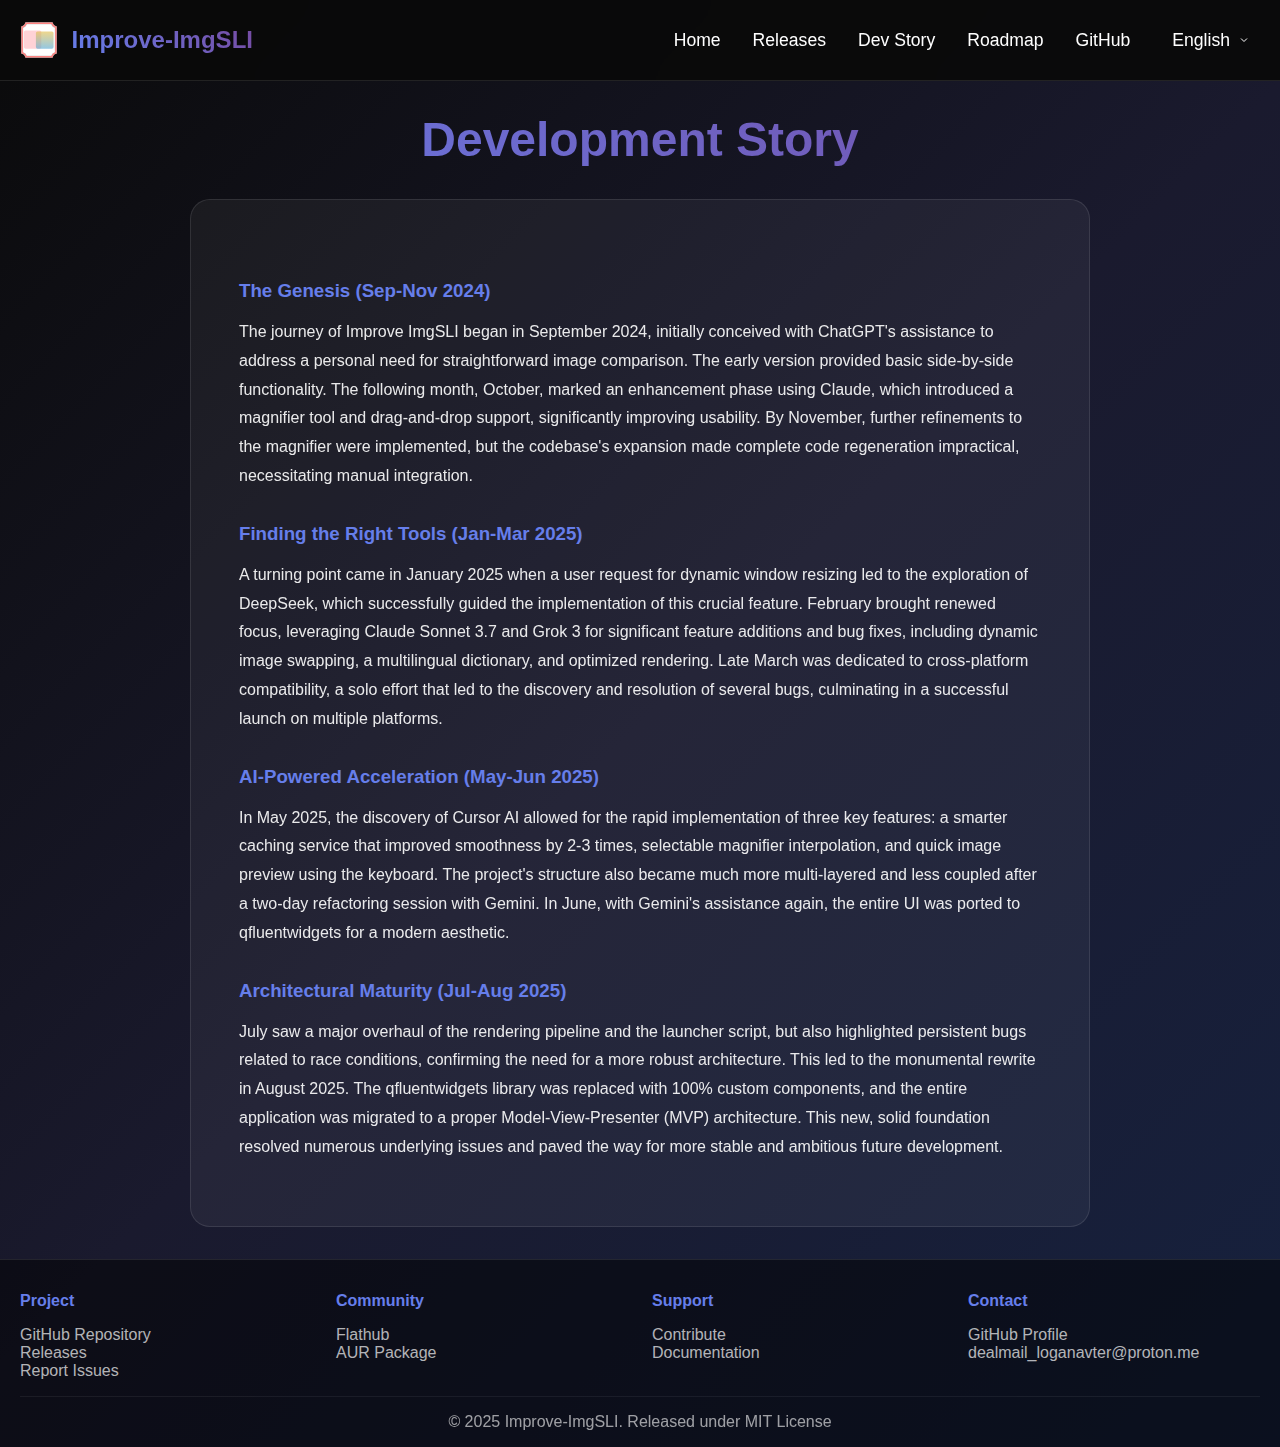
<file: development-story/index.html>
<!DOCTYPE html>
<html lang="ru">
<head>
    <meta charset="UTF-8">
    <meta name="viewport" content="width=device-width, initial-scale=1.0">
    <title>Development Story - Improve-ImgSLI</title>
    <meta name="description" content="A free, open-source tool for detailed visual image comparison. Ideal for designers, photographers, and AI upscaling enthusiasts. Features synchronized views, an advanced magnifier, and WYSIWYG export.">
    <link rel="icon" href="/assets/images/logo.svg" type="image/svg+xml">
    <link rel="stylesheet" href="/assets/css/style.css">

    <noscript>
      <style>
        body {
          opacity: 1 !important;
        }
      </style>
    </noscript>
</head>
<body>
    <header>
        <nav>
            <div class="container">
                <a href="../" class="logo">
                    <img src="/assets/images/logo.svg" alt="Improve-ImgSLI Logo">
                    <span>Improve-ImgSLI</span>
                </a>

                <div class="nav-right">
                    <ul class="nav-links">
                        <li><a href="../" data-i18n="nav_home">Home</a></li>
                        <li><a href="../releases" data-i18n="nav_releases">Releases</a></li>
                        <li><a href="../development-story" data-i18n="nav_dev_story">Dev Story</a></li>
                        <li><a href="../roadmap" data-i18n="nav_roadmap">Roadmap</a></li>
                        <li><a href="https://github.com/Loganavter/Improve-ImgSLI" target="_blank" rel="noopener noreferrer" data-i18n="nav_github">GitHub</a></li>

                        <li>
                            <div class="lang-switcher">
                                <button class="lang-switcher-current">
                                    <span data-i18n="lang_switcher_title">Language</span>
                                    <svg width="12" height="12" viewBox="0 0 24 24" fill="none" stroke="currentColor" stroke-width="2"><path d="M6 9l6 6 6-6"></path></svg>
                                </button>
                                <ul class="lang-switcher-dropdown">
                                    <li><a href="#" data-lang="en">English</a></li>
                                    <li><a href="#" data-lang="ru">Русский</a></li>
                                    <li><a href="#" data-lang="zh">中文</a></li>
                                </ul>
                            </div>
                        </li>
                    </ul>
                </div>

                <div class="nav-toggle">
                    <span></span><span></span><span></span>
                </div>
            </div>
        </nav>
    </header>

    <div class="overlay"></div>

    <main>

        <section id="dev-story">
            <div class="container">
                <h2 class="section-title" data-i18n="dev_story_title">Development Story</h2>
                <div class="content-section">
                    <h3 data-i18n="dev_story_genesis_title">The Genesis (Sep-Nov 2024)</h3>
                    <p data-i18n="dev_story_genesis_content">The journey of Improve ImgSLI began in September 2024, initially conceived with ChatGPT's assistance to address a personal need for straightforward image comparison. The early version provided basic side-by-side functionality. The following month, October, marked an enhancement phase using Claude, which introduced a magnifier tool and drag-and-drop support, significantly improving usability. By November, further refinements to the magnifier were implemented, but the codebase's expansion made complete code regeneration impractical, necessitating manual integration.</p>

                    <h3 data-i18n="dev_story_tools_title">Finding the Right Tools (Jan-Mar 2025)</h3>
                    <p data-i18n="dev_story_tools_content">A turning point came in January 2025 when a user request for dynamic window resizing led to the exploration of DeepSeek, which successfully guided the implementation of this crucial feature. February brought renewed focus, leveraging Claude Sonnet 3.7 and Grok 3 for significant feature additions and bug fixes, including dynamic image swapping, a multilingual dictionary, and optimized rendering. Late March was dedicated to cross-platform compatibility, a solo effort that led to the discovery and resolution of several bugs, culminating in a successful launch on multiple platforms.</p>

                    <h3 data-i18n="dev_story_ai_title">AI-Powered Acceleration (May-Jun 2025)</h3>
                    <p data-i18n="dev_story_ai_content">In May 2025, the discovery of Cursor AI allowed for the rapid implementation of three key features: a smarter caching service that improved smoothness by 2-3 times, selectable magnifier interpolation, and quick image preview using the keyboard. The project's structure also became much more multi-layered and less coupled after a two-day refactoring session with Gemini. In June, with Gemini's assistance again, the entire UI was ported to qfluentwidgets for a modern aesthetic.</p>

                    <h3 data-i18n="dev_story_arch_title">Architectural Maturity (Jul-Aug 2025)</h3>
                    <p data-i18n="dev_story_arch_content">July saw a major overhaul of the rendering pipeline and the launcher script, but also highlighted persistent bugs related to race conditions, confirming the need for a more robust architecture. This led to the monumental rewrite in August 2025. The qfluentwidgets library was replaced with 100% custom components, and the entire application was migrated to a proper Model-View-Presenter (MVP) architecture. This new, solid foundation resolved numerous underlying issues and paved the way for more stable and ambitious future development.</p>
                </div>
            </div>
        </section>
    </main>

    <footer>
        <div class="container">
            <div class="footer-content">
                <div class="footer-section"><h4 data-i18n="footer_project">Project</h4><p><a href="https://github.com/Loganavter/Improve-ImgSLI" data-i18n="footer_github_repo">GitHub Repository</a></p><p><a href="../releases" data-i18n="nav_releases">Releases</a></p><p><a href="https://github.com/Loganavter/Improve-ImgSLI/issues" data-i18n="footer_report_issues">Report Issues</a></p></div>
                <div class="footer-section"><h4 data-i18n="footer_community">Community</h4><p><a href="https://flathub.org/apps/details/io.github.Loganavter.Improve-ImgSLI">Flathub</a></p><p><a href="https://aur.archlinux.org/packages/improve-imgsli">AUR Package</a></p></div>
                <div class="footer-section"><h4 data-i18n="footer_support">Support</h4><p><a href="https://github.com/Loganavter/Improve-ImgSLI/pulls" data-i18n="footer_contribute">Contribute</a></p><p><a href="#features" data-i18n="footer_documentation">Documentation</a></p></div>
                <div class="footer-section"><h4 data-i18n="footer_contact">Contact</h4><p><a href="https://github.com/Loganavter" target="_blank" rel="noopener noreferrer" data-i18n="footer_github_profile">GitHub Profile</a></p><p><a href="mailto:dealmail_loganavter@proton.me">dealmail_loganavter@proton.me</a></p></div>
            </div>
            <div class="footer-bottom"><p>&copy; 2025 Improve-ImgSLI. <span data-i18n="footer_copyright">Released under MIT License.</span></p></div>
        </div>
    </footer>

    <script src="/assets/js/i18n.js"></script>
    <script src="/assets/js/script.js"></script>
</body>
</html>
</file>
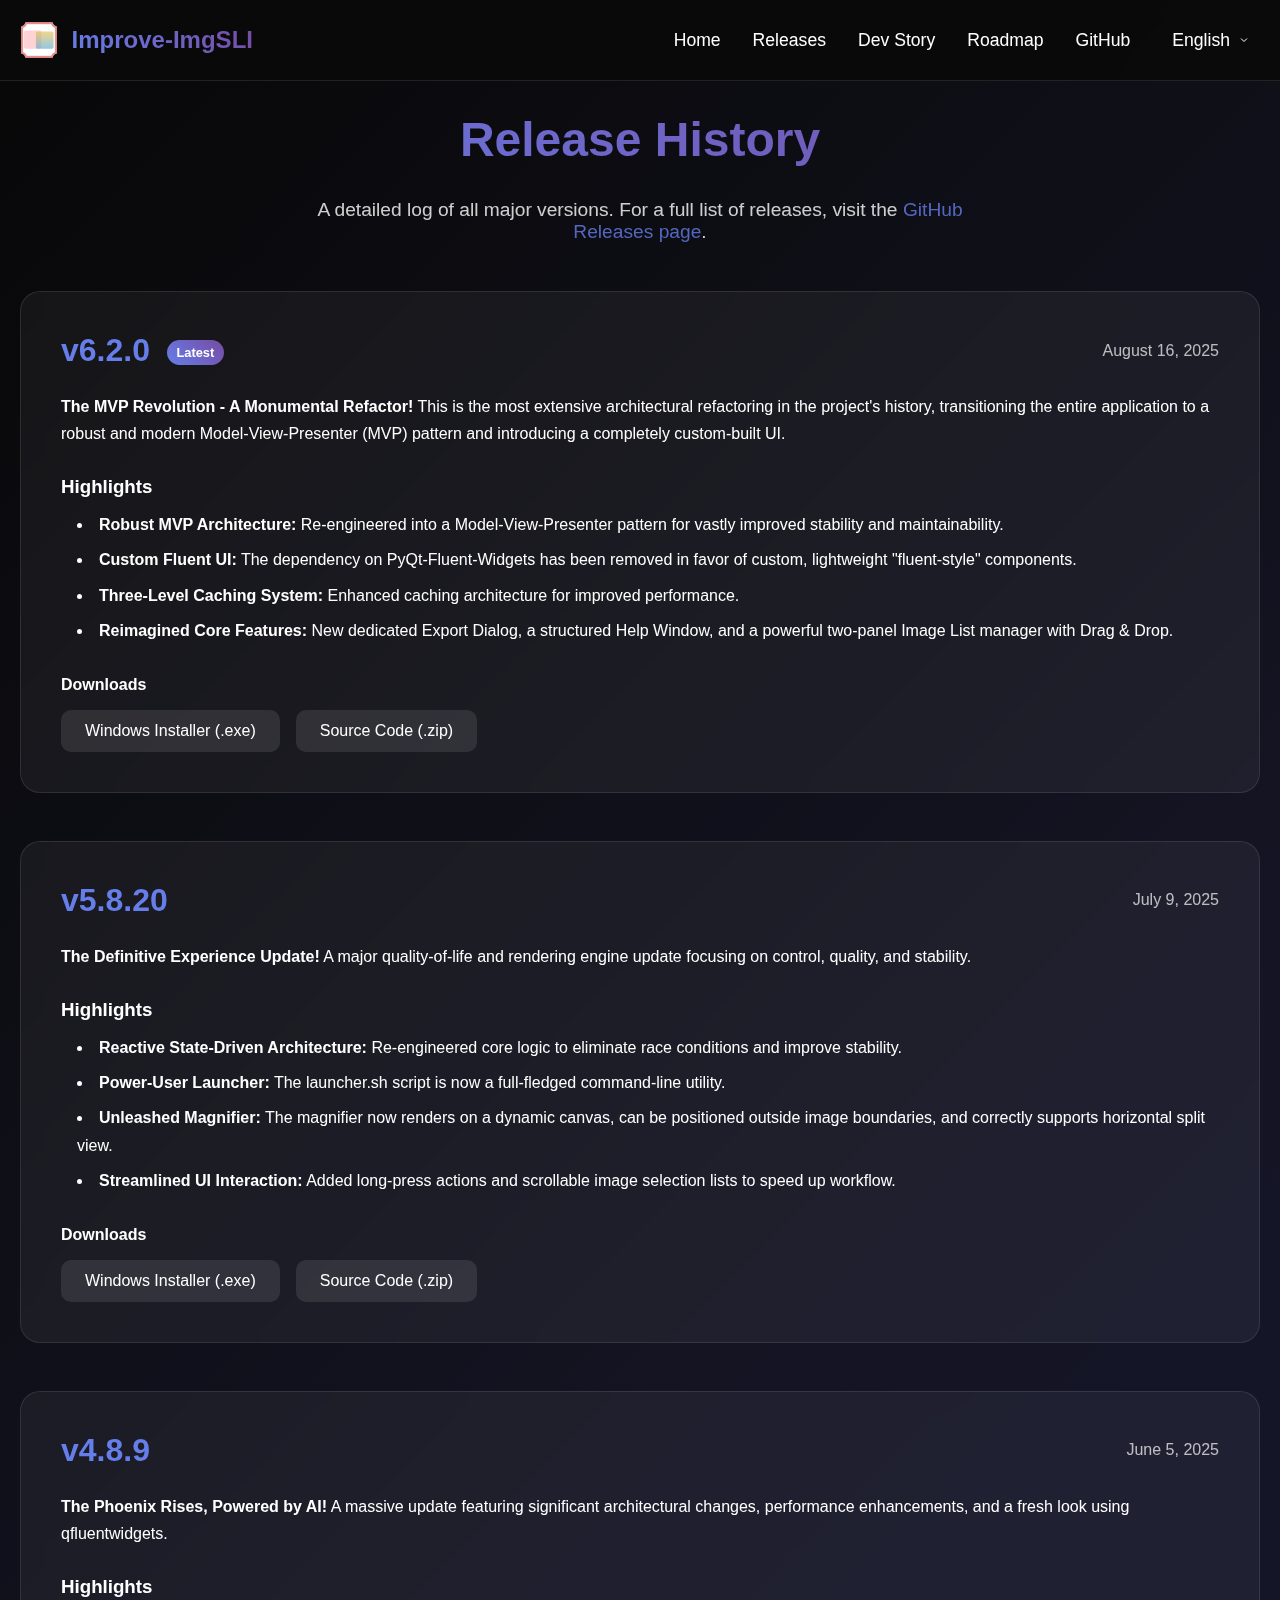
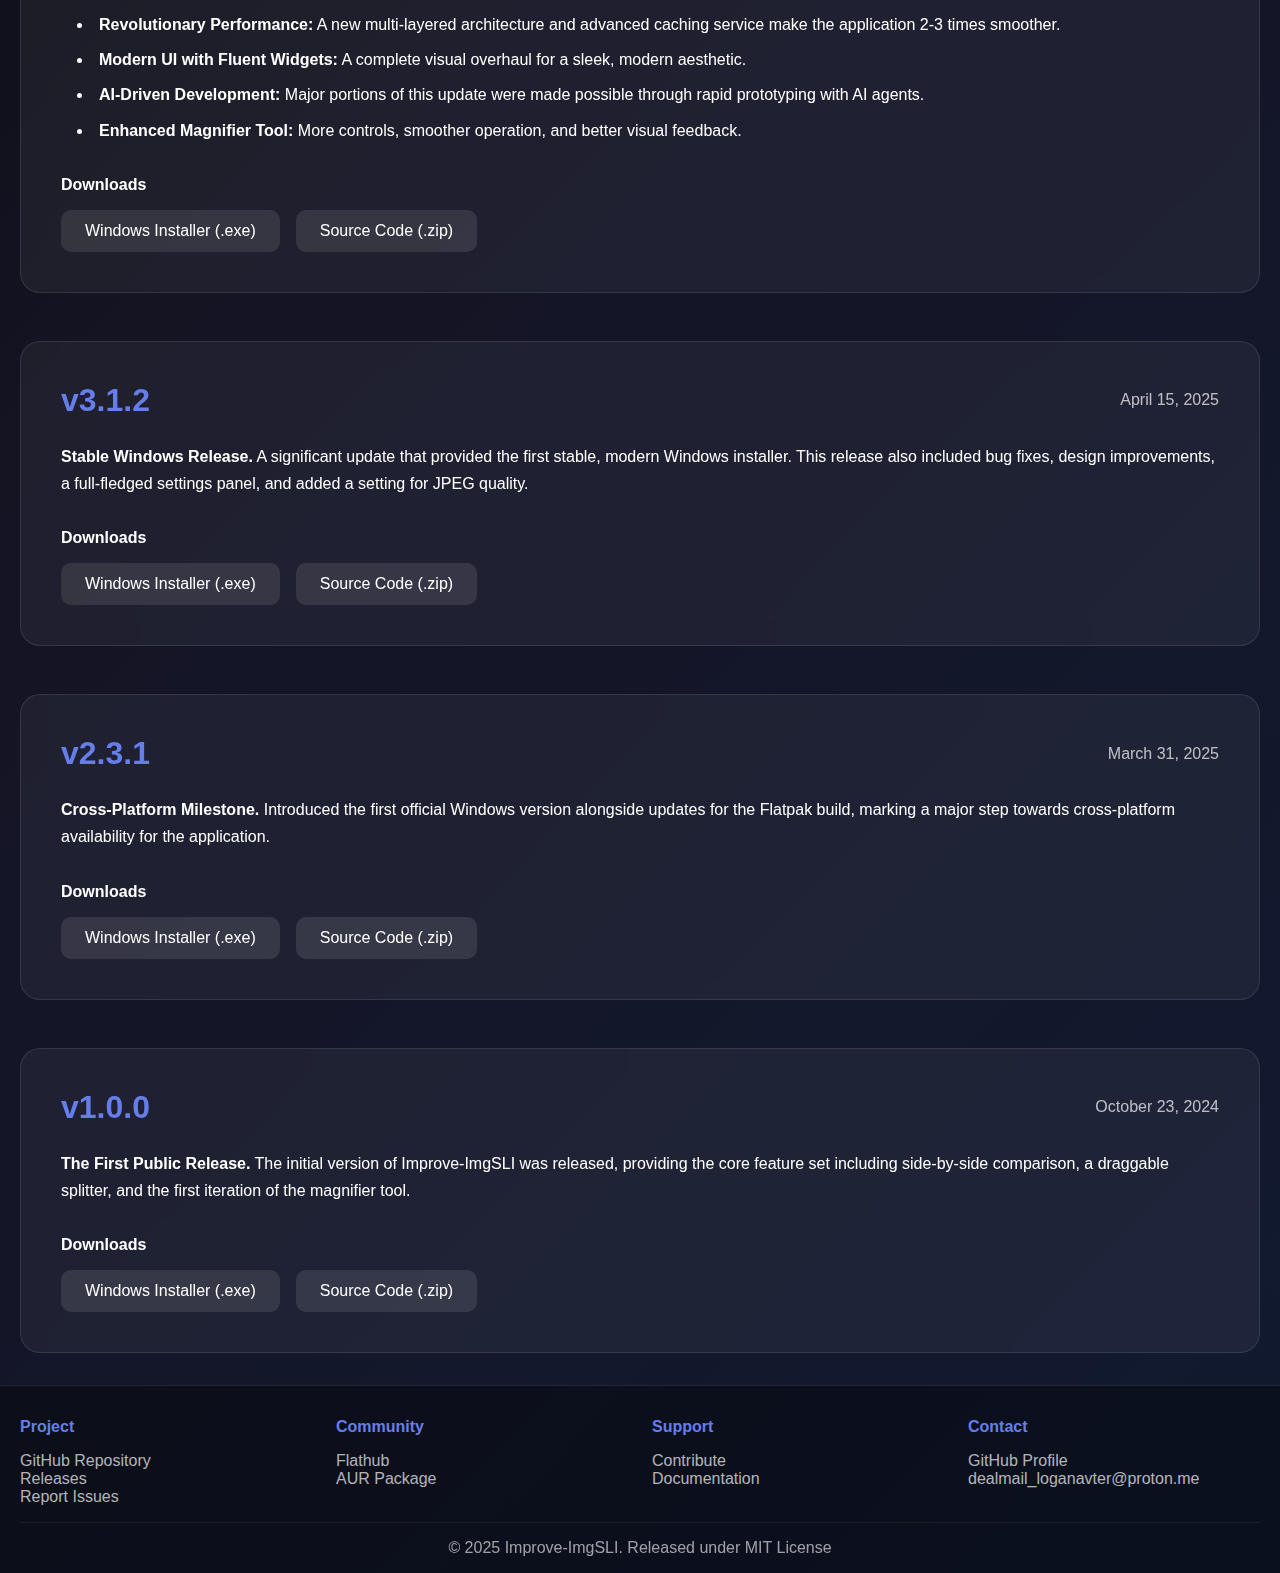
<file: releases/index.html>
<!DOCTYPE html>
<html lang="en">
<head>
    <meta charset="UTF-8">
    <meta name="viewport" content="width=device-width, initial-scale=1.0">
    <title>Releases - Improve-ImgSLI</title>
    <meta name="description" content="A free, open-source tool for detailed visual image comparison. Ideal for designers, photographers, and AI upscaling enthusiasts. Features synchronized views, an advanced magnifier, and WYSIWYG export.">
    <link rel="icon" href="/assets/images/logo.svg" type="image/svg+xml">
    <link rel="stylesheet" href="/assets/css/style.css">

    <noscript>
      <style>
        body {
          opacity: 1 !important;
        }
      </style>
    </noscript>
</head>
<body>
    <header>
        <nav>
            <div class="container">
                <a href="../" class="logo">
                    <img src="/assets/images/logo.svg" alt="Improve-ImgSLI Logo">
                    <span>Improve-ImgSLI</span>
                </a>

                <div class="nav-right">
                    <ul class="nav-links">
                        <li><a href="../" data-i18n="nav_home">Home</a></li>
                        <li><a href="../releases" data-i18n="nav_releases">Releases</a></li>
                        <li><a href="../development-story" data-i18n="nav_dev_story">Dev Story</a></li>
                        <li><a href="../roadmap" data-i18n="nav_roadmap">Roadmap</a></li>
                        <li><a href="https://github.com/Loganavter/Improve-ImgSLI" target="_blank" rel="noopener noreferrer" data-i18n="nav_github">GitHub</a></li>

                        <li>
                            <div class="lang-switcher">
                                <button class="lang-switcher-current">
                                    <span data-i18n="lang_switcher_title">Language</span>
                                    <svg width="12" height="12" viewBox="0 0 24 24" fill="none" stroke="currentColor" stroke-width="2"><path d="M6 9l6 6 6-6"></path></svg>
                                </button>
                                <ul class="lang-switcher-dropdown">
                                    <li><a href="#" data-lang="en">English</a></li>
                                    <li><a href="#" data-lang="ru">Русский</a></li>
                                    <li><a href="#" data-lang="zh">中文</a></li>
                                </ul>
                            </div>
                        </li>
                    </ul>
                </div>

                <div class="nav-toggle">
                    <span></span><span></span><span></span>
                </div>
            </div>
        </nav>
    </header>

    <div class="overlay"></div>

    <main>

        <section id="releases">
            <div class="container">
                <h2 class="section-title" data-i18n="releases_title">Release History</h2>
                <p class="section-subtitle"><span data-i18n="releases_subtitle_part1">A detailed log of all major versions. For a full list of releases, visit the</span> <a href="https://github.com/Loganavter/Improve-ImgSLI/releases" target="_blank" rel="noopener noreferrer" data-i18n="releases_github_link">GitHub Releases page</a><span data-i18n="releases_subtitle_part2">.</span></p>
                <div class="releases-container">

                    <div class="release-card">
                        <div class="release-header"><h3 class="release-version">v6.2.0 <span class="latest-tag" data-i18n="release_latest">Latest</span></h3><span class="release-date">August 16, 2025</span></div>
                        <div class="release-body"><p><strong data-i18n="release_v620_title">The MVP Revolution - A Monumental Refactor!</strong> <span data-i18n="release_v620_desc">This is the most extensive architectural refactoring in the project's history, transitioning the entire application to a robust and modern Model-View-Presenter (MVP) pattern and introducing a completely custom-built UI.</span></p><h3 data-i18n="release_highlights">Highlights</h3><ul><li><strong data-i18n="release_v620_robust_arch">Robust MVP Architecture:</strong> <span data-i18n="release_v620_robust_arch_desc">Re-engineered into a Model-View-Presenter pattern for vastly improved stability and maintainability.</span></li><li><strong data-i18n="release_v620_custom_ui">Custom Fluent UI:</strong> <span data-i18n="release_v620_custom_ui_desc">The dependency on PyQt-Fluent-Widgets has been removed in favor of custom, lightweight "fluent-style" components.</span></li><li><strong data-i18n="release_v620_caching">Three-Level Caching System:</strong> <span data-i18n="release_v620_caching_desc">Enhanced caching architecture for improved performance.</span></li><li><strong data-i18n="release_v620_core_features">Reimagined Core Features:</strong> <span data-i18n="release_v620_core_features_desc">New dedicated Export Dialog, a structured Help Window, and a powerful two-panel Image List manager with Drag & Drop.</span></li></ul></div>
                        <div class="release-assets"><h4 data-i18n="release_downloads">Downloads</h4><div class="asset-buttons"><a href="https://github.com/Loganavter/Improve-ImgSLI/releases/download/v6.2.0/Improve_ImgSLI_Setup_v6.2.0.exe" class="asset-btn" data-i18n="release_windows_installer">Windows Installer (.exe)</a><a href="https://github.com/Loganavter/Improve-ImgSLI/archive/refs/tags/v6.2.0.zip" class="asset-btn" data-i18n="release_source_code">Source Code (.zip)</a></div></div>
                    </div>

                    <div class="release-card">
                        <div class="release-header"><h3 class="release-version">v5.8.20</h3><span class="release-date">July 9, 2025</span></div>
                        <div class="release-body"><p><strong data-i18n="release_v5820_title">The Definitive Experience Update!</strong> <span data-i18n="release_v5820_desc">A major quality-of-life and rendering engine update focusing on control, quality, and stability.</span></p><h3 data-i18n="release_highlights">Highlights</h3><ul><li><strong data-i18n="release_v5820_reactive">Reactive State-Driven Architecture:</strong> <span data-i18n="release_v5820_reactive_desc">Re-engineered core logic to eliminate race conditions and improve stability.</span></li><li><strong data-i18n="release_v5820_launcher">Power-User Launcher:</strong> <span data-i18n="release_v5820_launcher_desc">The launcher.sh script is now a full-fledged command-line utility.</span></li><li><strong data-i18n="release_v5820_magnifier">Unleashed Magnifier:</strong> <span data-i18n="release_v5820_magnifier_desc">The magnifier now renders on a dynamic canvas, can be positioned outside image boundaries, and correctly supports horizontal split view.</span></li><li><strong data-i18n="release_v5820_ui">Streamlined UI Interaction:</strong> <span data-i18n="release_v5820_ui_desc">Added long-press actions and scrollable image selection lists to speed up workflow.</span></li></ul></div>
                        <div class="release-assets"><h4 data-i18n="release_downloads">Downloads</h4><div class="asset-buttons"><a href="https://github.com/Loganavter/Improve-ImgSLI/releases/download/v5.8.20/Improve_ImgSLI_Setup_v5.8.20.exe" class="asset-btn" data-i18n="release_windows_installer">Windows Installer (.exe)</a><a href="https://github.com/Loganavter/Improve-ImgSLI/archive/refs/tags/v5.8.20.zip" class="asset-btn" data-i18n="release_source_code">Source Code (.zip)</a></div></div>
                    </div>

                     <div class="release-card">
                        <div class="release-header"><h3 class="release-version">v4.8.9</h3><span class="release-date">June 5, 2025</span></div>
                        <div class="release-body"><p><strong data-i18n="release_v489_title">The Phoenix Rises, Powered by AI!</strong> <span data-i18n="release_v489_desc">A massive update featuring significant architectural changes, performance enhancements, and a fresh look using qfluentwidgets.</span></p><h3 data-i18n="release_highlights">Highlights</h3><ul><li><strong data-i18n="release_v489_performance">Revolutionary Performance:</strong> <span data-i18n="release_v489_performance_desc">A new multi-layered architecture and advanced caching service make the application 2-3 times smoother.</span></li><li><strong data-i18n="release_v489_ui">Modern UI with Fluent Widgets:</strong> <span data-i18n="release_v489_ui_desc">A complete visual overhaul for a sleek, modern aesthetic.</span></li><li><strong data-i18n="release_v489_ai">AI-Driven Development:</strong> <span data-i18n="release_v489_ai_desc">Major portions of this update were made possible through rapid prototyping with AI agents.</span></li><li><strong data-i18n="release_v489_magnifier">Enhanced Magnifier Tool:</strong> <span data-i18n="release_v489_magnifier_desc">More controls, smoother operation, and better visual feedback.</span></li></ul></div>
                        <div class="release-assets"><h4 data-i18n="release_downloads">Downloads</h4><div class="asset-buttons"><a href="https://github.com/Loganavter/Improve-ImgSLI/releases/download/v4.9.0/Improve_ImgSLI_Setup_v4.9.0.exe" class="asset-btn" data-i18n="release_windows_installer">Windows Installer (.exe)</a><a href="https://github.com/Loganavter/Improve-ImgSLI/archive/refs/tags/v4.8.9.zip" class="asset-btn" data-i18n="release_source_code">Source Code (.zip)</a></div></div>
                    </div>

                    <div class="release-card">
                       <div class="release-header"><h3 class="release-version">v3.1.2</h3><span class="release-date">April 15, 2025</span></div>
                       <div class="release-body"><p><strong data-i18n="release_v312_title">Stable Windows Release.</strong> <span data-i18n="release_v312_desc">A significant update that provided the first stable, modern Windows installer. This release also included bug fixes, design improvements, a full-fledged settings panel, and added a setting for JPEG quality.</span></p></div>
                       <div class="release-assets"><h4 data-i18n="release_downloads">Downloads</h4><div class="asset-buttons"><a href="https://github.com/Loganavter/Improve-ImgSLI/releases/download/v3.1.2/Improve_ImgSLI.exe" class="asset-btn" data-i18n="release_windows_installer">Windows Installer (.exe)</a><a href="https://github.com/Loganavter/Improve-ImgSLI/archive/refs/tags/v3.1.2.zip" class="asset-btn" data-i18n="release_source_code">Source Code (.zip)</a></div></div>
                   </div>

                   <div class="release-card">
                      <div class="release-header"><h3 class="release-version">v2.3.1</h3><span class="release-date">March 31, 2025</span></div>
                      <div class="release-body"><p><strong data-i18n="release_v231_title">Cross-Platform Milestone.</strong> <span data-i18n="release_v231_desc">Introduced the first official Windows version alongside updates for the Flatpak build, marking a major step towards cross-platform availability for the application.</span></p></div>
                      <div class="release-assets"><h4 data-i18n="release_downloads">Downloads</h4><div class="asset-buttons"><a href="https://github.com/Loganavter/Improve-ImgSLI/releases/download/v2.3.1/Improve_ImgSLI.exe" class="asset-btn" data-i18n="release_windows_installer">Windows Installer (.exe)</a><a href="https://github.com/Loganavter/Improve-ImgSLI/archive/refs/tags/v2.3.1.zip" class="asset-btn" data-i18n="release_source_code">Source Code (.zip)</a></div></div>
                  </div>

                  <div class="release-card">
                     <div class="release-header"><h3 class="release-version">v1.0.0</h3><span class="release-date">October 23, 2024</span></div>
                     <div class="release-body"><p><strong data-i18n="release_v100_title">The First Public Release.</strong> <span data-i18n="release_v100_desc">The initial version of Improve-ImgSLI was released, providing the core feature set including side-by-side comparison, a draggable splitter, and the first iteration of the magnifier tool.</span></p></div>
                     <div class="release-assets"><h4 data-i18n="release_downloads">Downloads</h4><div class="asset-buttons"><a href="https://github.com/Loganavter/Improve-ImgSLI/releases/download/V1.0/Improve_ImgSLI.exe" class="asset-btn" data-i18n="release_windows_installer">Windows Installer (.exe)</a><a href="https://github.com/Loganavter/Improve-ImgSLI/archive/refs/tags/V1.0.zip" class="asset-btn" data-i18n="release_source_code">Source Code (.zip)</a></div></div>
                 </div>

                </div>
            </div>
        </section>
    </main>

    <footer>
        <div class="container">
            <div class="footer-content">
                <div class="footer-section"><h4 data-i18n="footer_project">Project</h4><p><a href="https://github.com/Loganavter/Improve-ImgSLI" data-i18n="footer_github_repo">GitHub Repository</a></p><p><a href="../releases" data-i18n="nav_releases">Releases</a></p><p><a href="https://github.com/Loganavter/Improve-ImgSLI/issues" data-i18n="footer_report_issues">Report Issues</a></p></div>
                <div class="footer-section"><h4 data-i18n="footer_community">Community</h4><p><a href="https://flathub.org/apps/details/io.github.Loganavter.Improve-ImgSLI">Flathub</a></p><p><a href="https://aur.archlinux.org/packages/improve-imgsli">AUR Package</a></p></div>
                <div class="footer-section"><h4 data-i18n="footer_support">Support</h4><p><a href="https://github.com/Loganavter/Improve-ImgSLI/pulls" data-i18n="footer_contribute">Contribute</a></p><p><a href="#features" data-i18n="footer_documentation">Documentation</a></p></div>
                <div class="footer-section"><h4 data-i18n="footer_contact">Contact</h4><p><a href="https://github.com/Loganavter" target="_blank" rel="noopener noreferrer" data-i18n="footer_github_profile">GitHub Profile</a></p><p><a href="mailto:dealmail_loganavter@proton.me">dealmail_loganavter@proton.me</a></p></div>
            </div>
            <div class="footer-bottom"><p>&copy; 2025 Improve-ImgSLI. <span data-i18n="footer_copyright">Released under MIT License.</span></p></div>
        </div>
    </footer>

    <script src="/assets/js/i18n.js"></script>
    <script src="/assets/js/script.js"></script>
</body>
</html>
</file>
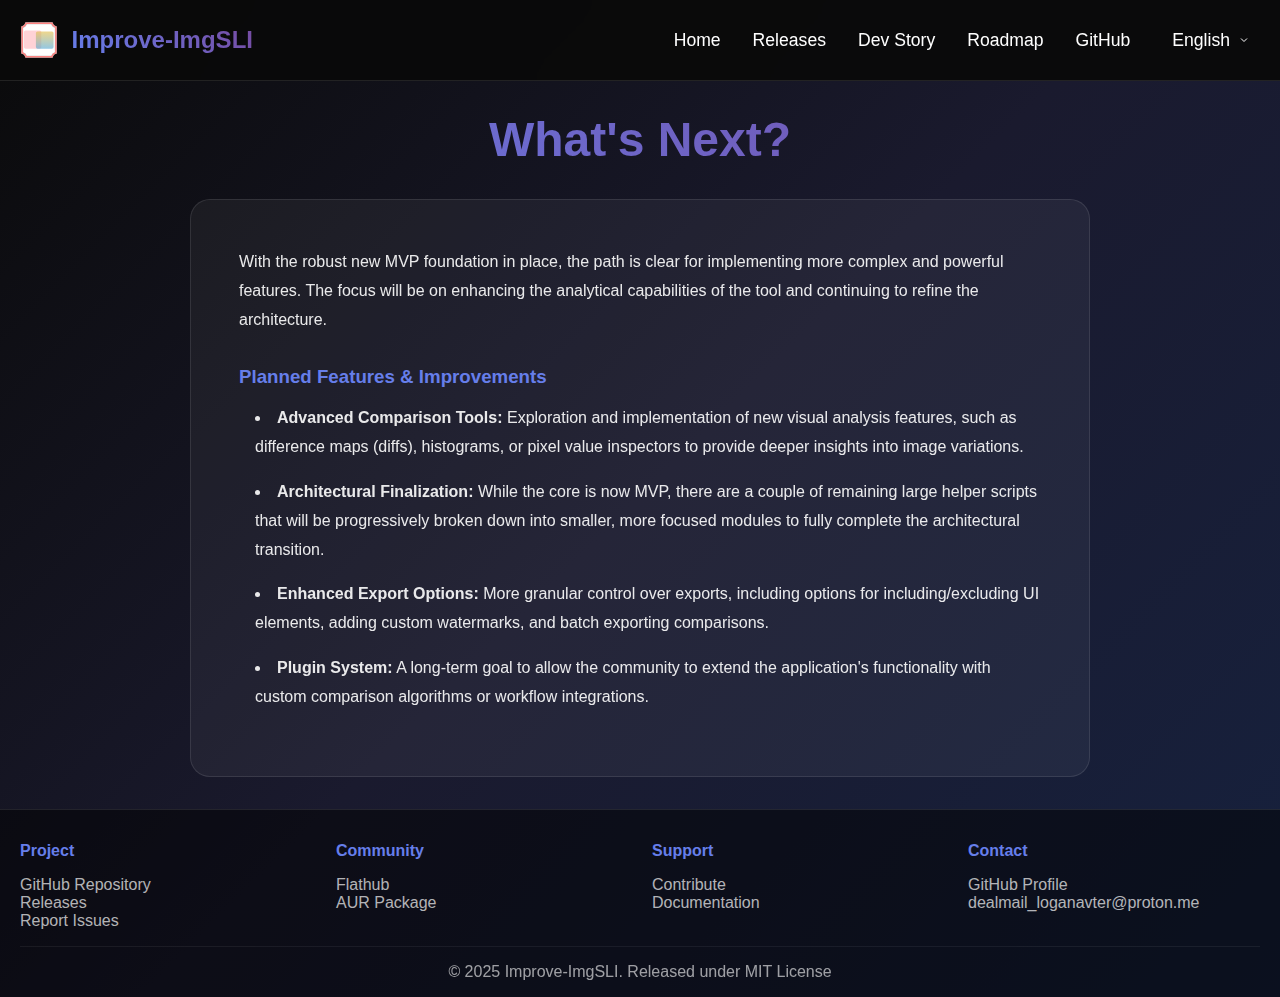
<file: roadmap/index.html>
<!DOCTYPE html>
<html lang="ru">
<head>
    <meta charset="UTF-8">
    <meta name="viewport" content="width=device-width, initial-scale=1.0">
    <title>Roadmap - Improve-ImgSLI</title>
    <meta name="description" content="A free, open-source tool for detailed visual image comparison. Ideal for designers, photographers, and AI upscaling enthusiasts. Features synchronized views, an advanced magnifier, and WYSIWYG export.">
    <link rel="icon" href="/assets/images/logo.svg" type="image/svg+xml">
    <link rel="stylesheet" href="/assets/css/style.css">

    <noscript>
      <style>
        body {
          opacity: 1 !important;
        }
      </style>
    </noscript>
</head>
<body>
    <header>
        <nav>
            <div class="container">
                <a href="../" class="logo">
                    <img src="/assets/images/logo.svg" alt="Improve-ImgSLI Logo">
                    <span>Improve-ImgSLI</span>
                </a>

                <div class="nav-right">
                    <ul class="nav-links">
                        <li><a href="../" data-i18n="nav_home">Home</a></li>
                        <li><a href="../releases" data-i18n="nav_releases">Releases</a></li>
                        <li><a href="../development-story" data-i18n="nav_dev_story">Dev Story</a></li>
                        <li><a href="../roadmap" data-i18n="nav_roadmap">Roadmap</a></li>
                        <li><a href="https://github.com/Loganavter/Improve-ImgSLI" target="_blank" rel="noopener noreferrer" data-i18n="nav_github">GitHub</a></li>

                        <li>
                            <div class="lang-switcher">
                                <button class="lang-switcher-current">
                                    <span data-i18n="lang_switcher_title">Language</span>
                                    <svg width="12" height="12" viewBox="0 0 24 24" fill="none" stroke="currentColor" stroke-width="2"><path d="M6 9l6 6 6-6"></path></svg>
                                </button>
                                <ul class="lang-switcher-dropdown">
                                    <li><a href="#" data-lang="en">English</a></li>
                                    <li><a href="#" data-lang="ru">Русский</a></li>
                                    <li><a href="#" data-lang="zh">中文</a></li>
                                </ul>
                            </div>
                        </li>
                    </ul>
                </div>

                <div class="nav-toggle">
                    <span></span><span></span><span></span>
                </div>
            </div>
        </nav>
    </header>

    <div class="overlay"></div>

    <main>

        <section id="roadmap">
            <div class="container">
                <h2 class="section-title" data-i18n="roadmap_title">What's Next?</h2>
                <div class="content-section">
                    <p data-i18n="roadmap_description">With the robust new MVP foundation in place, the path is clear for implementing more complex and powerful features. The focus will be on enhancing the analytical capabilities of the tool and continuing to refine the architecture.</p>
                    <h3 data-i18n="roadmap_planned_features">Planned Features & Improvements</h3>
                    <ul>
                        <li><strong data-i18n="roadmap_advanced_tools">Advanced Comparison Tools:</strong> <span data-i18n="roadmap_advanced_tools_desc">Exploration and implementation of new visual analysis features, such as difference maps (diffs), histograms, or pixel value inspectors to provide deeper insights into image variations.</span></li>
                        <li><strong data-i18n="roadmap_arch_finalization">Architectural Finalization:</strong> <span data-i18n="roadmap_arch_finalization_desc">While the core is now MVP, there are a couple of remaining large helper scripts that will be progressively broken down into smaller, more focused modules to fully complete the architectural transition.</span></li>
                        <li><strong data-i18n="roadmap_export_options">Enhanced Export Options:</strong> <span data-i18n="roadmap_export_options_desc">More granular control over exports, including options for including/excluding UI elements, adding custom watermarks, and batch exporting comparisons.</span></li>
                        <li><strong data-i18n="roadmap_plugin_system">Plugin System:</strong> <span data-i18n="roadmap_plugin_system_desc">A long-term goal to allow the community to extend the application's functionality with custom comparison algorithms or workflow integrations.</span></li>
                    </ul>
                </div>
            </div>
        </section>
    </main>

    <footer>
        <div class="container">
            <div class="footer-content">
                <div class="footer-section"><h4 data-i18n="footer_project">Project</h4><p><a href="https://github.com/Loganavter/Improve-ImgSLI" data-i18n="footer_github_repo">GitHub Repository</a></p><p><a href="../releases" data-i18n="nav_releases">Releases</a></p><p><a href="https://github.com/Loganavter/Improve-ImgSLI/issues" data-i18n="footer_report_issues">Report Issues</a></p></div>
                <div class="footer-section"><h4 data-i18n="footer_community">Community</h4><p><a href="https://flathub.org/apps/details/io.github.Loganavter.Improve-ImgSLI">Flathub</a></p><p><a href="https://aur.archlinux.org/packages/improve-imgsli">AUR Package</a></p></div>
                <div class="footer-section"><h4 data-i18n="footer_support">Support</h4><p><a href="https://github.com/Loganavter/Improve-ImgSLI/pulls" data-i18n="footer_contribute">Contribute</a></p><p><a href="#features" data-i18n="footer_documentation">Documentation</a></p></div>
                <div class="footer-section"><h4 data-i18n="footer_contact">Contact</h4><p><a href="https://github.com/Loganavter" target="_blank" rel="noopener noreferrer" data-i18n="footer_github_profile">GitHub Profile</a></p><p><a href="mailto:dealmail_loganavter@proton.me">dealmail_loganavter@proton.me</a></p></div>
            </div>
            <div class="footer-bottom"><p>&copy; 2025 Improve-ImgSLI. <span data-i18n="footer_copyright">Released under MIT License.</span></p></div>
        </div>
    </footer>

    <script src="/assets/js/i18n.js"></script>
    <script src="/assets/js/script.js"></script>
</body>
</html>
</file>
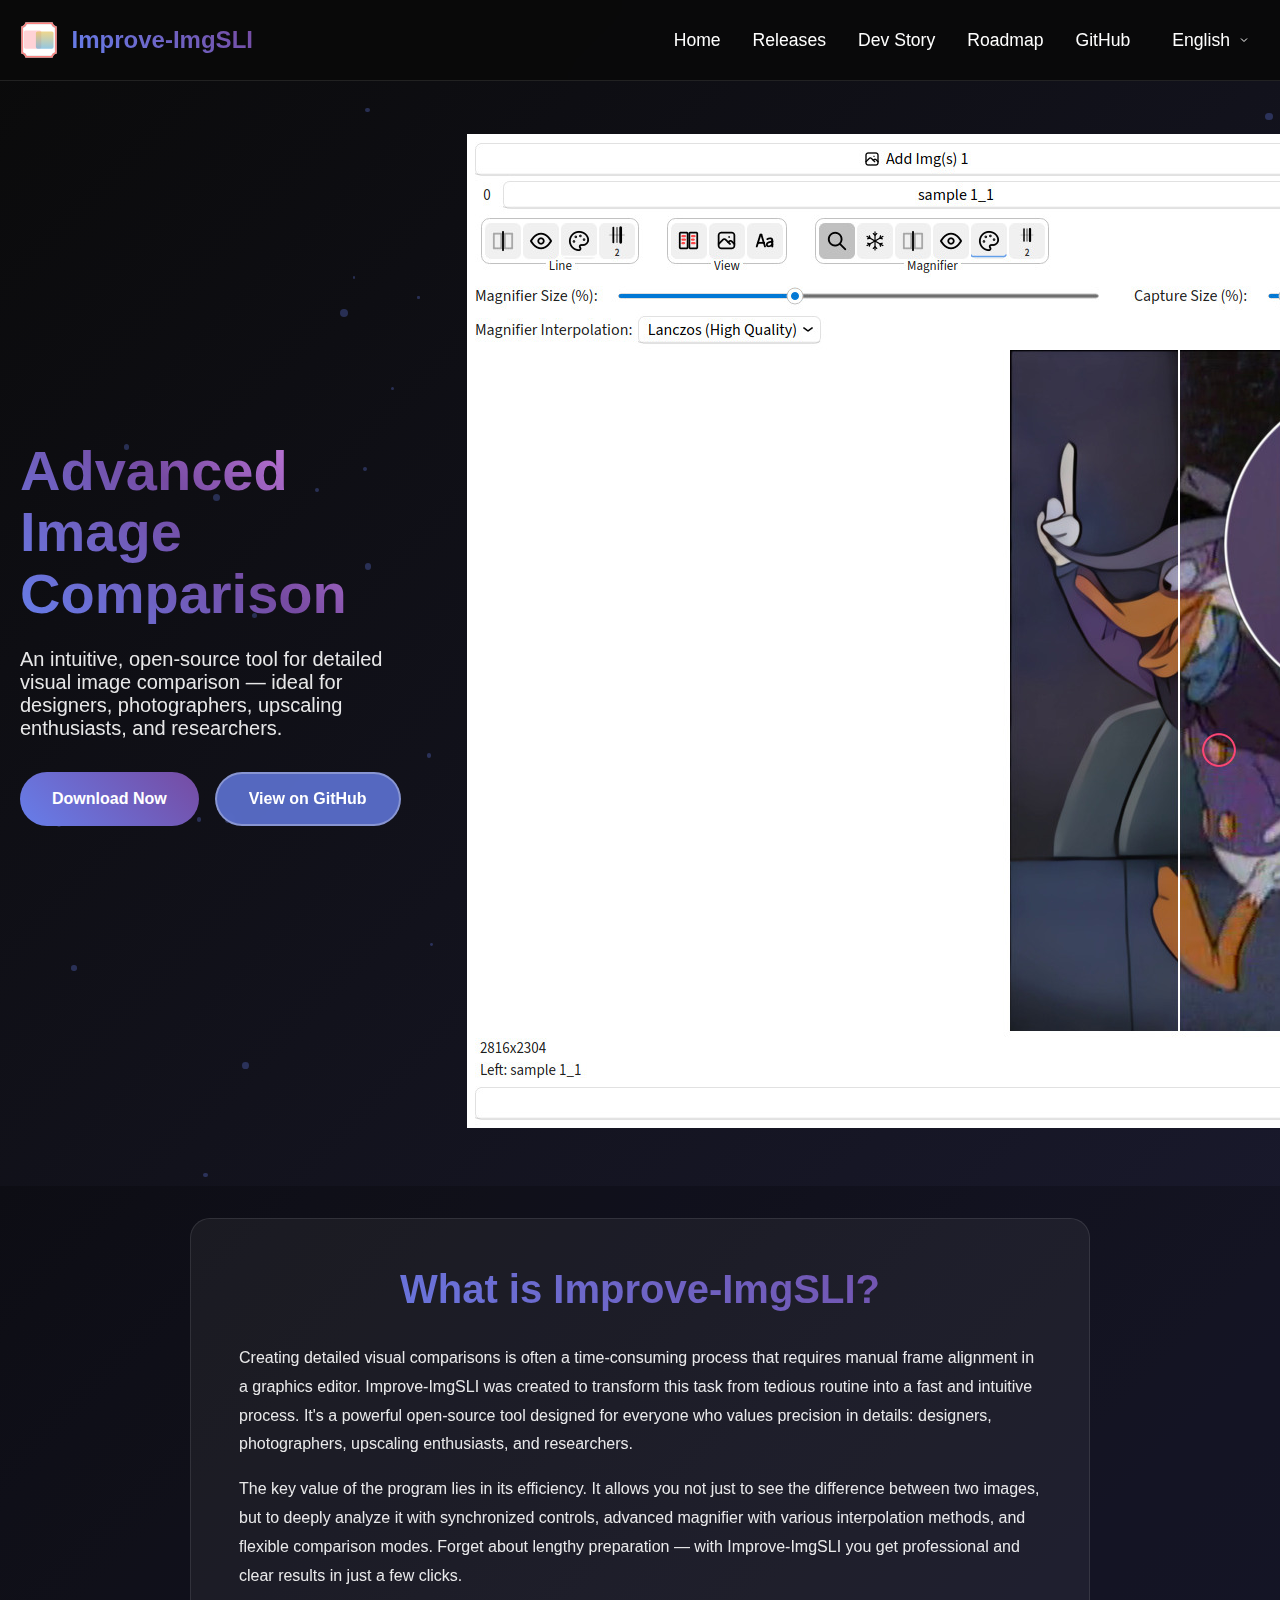
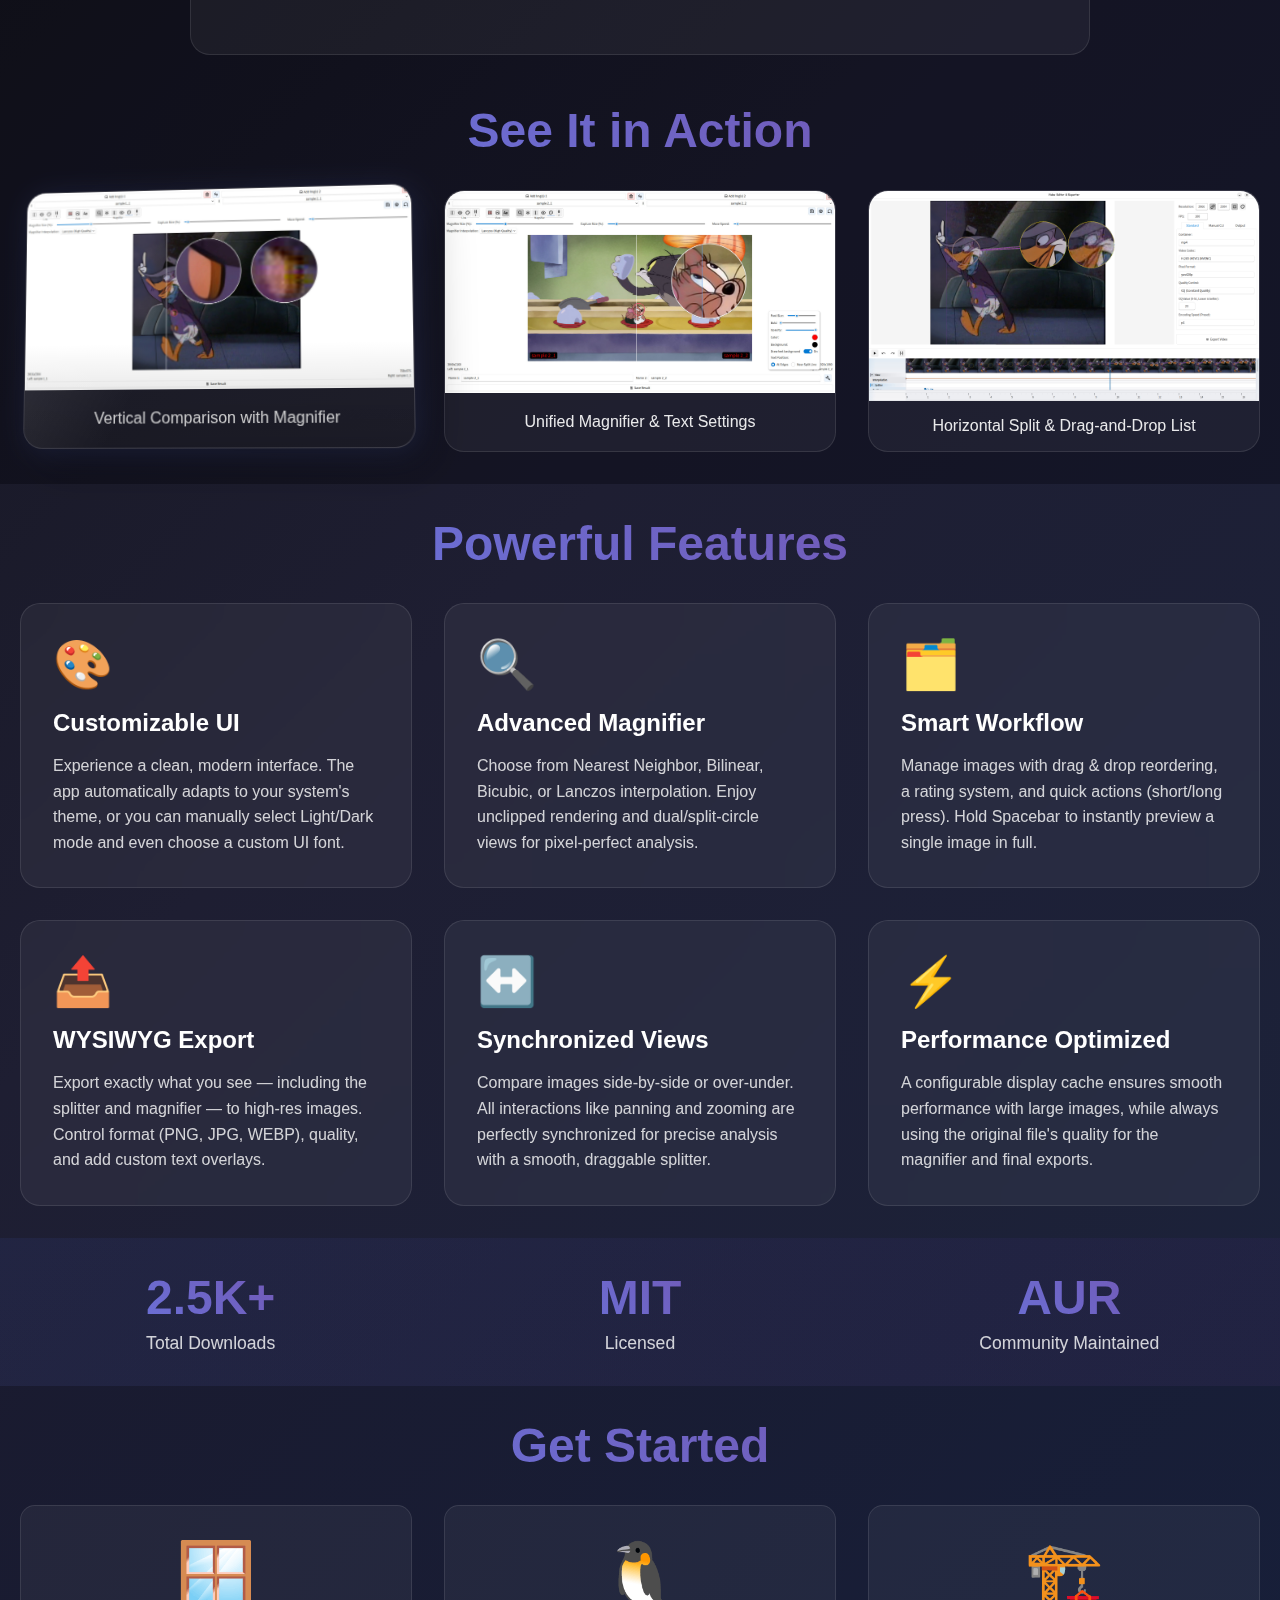
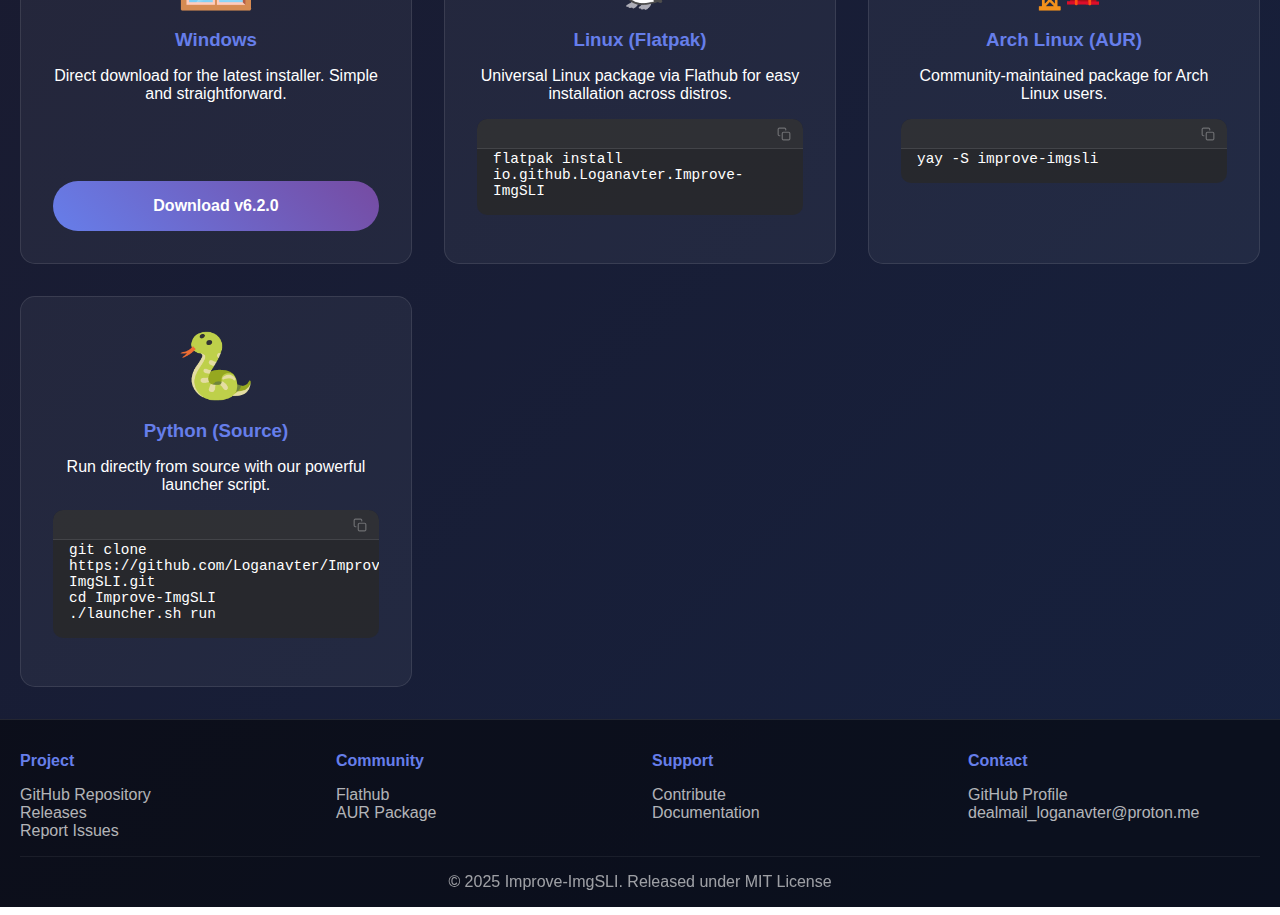
<file: template.html>
<!DOCTYPE html>
<html lang="ru">
<head>
    <meta charset="UTF-8">
    <meta name="viewport" content="width=device-width, initial-scale=1.0">
    <title>Improve-ImgSLI - Advanced Image Comparison Tool</title>
    <meta name="description" content="A free, open-source tool for detailed visual image comparison. Ideal for designers, photographers, and AI upscaling enthusiasts. Features synchronized views, an advanced magnifier, and WYSIWYG export.">
    <link rel="icon" href="/assets/images/logo.svg" type="image/svg+xml">
    <link rel="stylesheet" href="/assets/css/style.css">

    <noscript>
      <style>
        body {
          opacity: 1 !important;
        }
      </style>
    </noscript>
</head>
<body>
    <header>
        <nav>
            <div class="container">
                <a href="./" class="logo">
                    <img src="/assets/images/logo.svg" alt="Improve-ImgSLI Logo">
                    <span>Improve-ImgSLI</span>
                </a>

                <div class="nav-right">
                    <ul class="nav-links">
                        <li><a href="./" data-i18n="nav_home">Home</a></li>
                        <li><a href="releases" data-i18n="nav_releases">Releases</a></li>
                        <li><a href="development-story" data-i18n="nav_dev_story">Dev Story</a></li>
                        <li><a href="roadmap" data-i18n="nav_roadmap">Roadmap</a></li>
                        <li><a href="https://github.com/Loganavter/Improve-ImgSLI" target="_blank" rel="noopener noreferrer" data-i18n="nav_github">GitHub</a></li>

                        <li>
                            <div class="lang-switcher">
                                <button class="lang-switcher-current">
                                    <span data-i18n="lang_switcher_title">Language</span>
                                    <svg width="12" height="12" viewBox="0 0 24 24" fill="none" stroke="currentColor" stroke-width="2"><path d="M6 9l6 6 6-6"></path></svg>
                                </button>
                                <ul class="lang-switcher-dropdown">
                                    <li><a href="#" data-lang="en">English</a></li>
                                    <li><a href="#" data-lang="ru">Русский</a></li>
                                    <li><a href="#" data-lang="zh">中文</a></li>
                                </ul>
                            </div>
                        </li>
                    </ul>
                </div>

                <div class="nav-toggle">
                    <span></span><span></span><span></span>
                </div>
            </div>
        </nav>
    </header>

    <div class="overlay"></div>

    <main>
        <section class="hero" id="home">
            <div class="container">
                <div class="hero-content">
                    <div class="hero-text">
                        <h1 data-i18n="hero_title">Advanced Image Comparison</h1>
                        <p data-i18n="hero_subtitle">An intuitive, open-source tool for detailed visual image comparison — ideal for designers, photographers, upscaling enthusiasts, and researchers.</p>
                        <div class="hero-buttons">
                            <a href="#installation" class="btn btn-primary" data-i18n="hero_btn_download">Download Now</a>
                            <a href="https://github.com/Loganavter/Improve-ImgSLI" class="btn btn-secondary" target="_blank" rel="noopener noreferrer" data-i18n="hero_btn_github">View on GitHub</a>
                        </div>
                    </div>
                    <div class="hero-image" id="animated-hero-image">
                        <img id="hero-image-tag" src="/assets/images/screenshot_1.jpg" alt="Improve-ImgSLI Screenshot">
                    </div>
                </div>
            </div>

        </section>

        <section id="screenshots">
            <div class="container">

                <div class="content-section" style="max-width: 900px; margin: 0 auto 3rem;">
                    <h2 style="text-align: center; font-size: 2.5rem; font-weight: 800; margin-bottom: 2rem; background: linear-gradient(45deg, var(--primary-color-start), var(--primary-color-end)); -webkit-background-clip: text; -webkit-text-fill-color: transparent; background-clip: text;" data-i18n="what_is_title">What is Improve-ImgSLI?</h2>
                    <p style="text-align: left; opacity: 0.9; line-height: 1.8; margin-bottom: 1rem; color: #ffffff;" data-i18n="what_is_description_1">
                        Creating detailed visual comparisons is often a time-consuming process that requires manual frame alignment in a graphics editor. Improve-ImgSLI was created to transform this task from tedious routine into a fast and intuitive process. It's a powerful open-source tool designed for everyone who values precision in details: designers, photographers, upscaling enthusiasts, and researchers.
                    </p>
                    <p style="text-align: left; opacity: 0.9; line-height: 1.8; color: #ffffff;" data-i18n="what_is_description_2">
                        The key value of the program lies in its efficiency. It allows you not just to see the difference between two images, but to deeply analyze it with synchronized controls, advanced magnifier with various interpolation methods, and flexible comparison modes. Forget about lengthy preparation — with Improve-ImgSLI you get professional and clear results in just a few clicks.
                    </p>
                </div>

                <h2 class="section-title" data-i18n="section_title_action">See It in Action</h2>

                <div class="screenshots-grid">
                    <figure class="screenshot-card"><img src="/assets/images/screenshot_1.jpg" alt="Vertical comparison with magnifier"><figcaption data-i18n="screenshot_1_caption">Vertical Comparison with Magnifier</figcaption></figure>
                    <figure class="screenshot-card"><img src="/assets/images/screenshot_2.jpg" alt="Vertical comparison with unified magnifier and text settings"><figcaption data-i18n="screenshot_2_caption">Unified Magnifier & Text Settings</figcaption></figure>
                    <figure class="screenshot-card"><img src="/assets/images/screenshot_3.jpg" alt="Horizontal split with drag-and-drop image list"><figcaption data-i18n="screenshot_3_caption">Horizontal Split & Drag-and-Drop List</figcaption></figure>
                </div>
            </div>
        </section>

        <section class="features" id="features">
            <div class="container">
                <h2 class="section-title" data-i18n="section_title_features">Powerful Features</h2>
                <div class="features-grid">
                    <div class="feature-card">
                        <span class="feature-icon">🎨</span>
                        <h3 data-i18n="feature_customizable_ui_title">Customizable UI</h3>
                        <p data-i18n="feature_customizable_ui_desc">Experience a clean, modern interface. The app automatically adapts to your system's theme, or you can manually select Light/Dark mode and even choose a custom UI font.</p>
                    </div>
                    <div class="feature-card">
                        <span class="feature-icon">🔍</span>
                        <h3 data-i18n="feature_advanced_magnifier_title">Advanced Magnifier</h3>
                        <p data-i18n="feature_advanced_magnifier_desc">Choose from Nearest Neighbor, Bilinear, Bicubic, or Lanczos interpolation. Enjoy unclipped rendering and dual/split-circle views for pixel-perfect analysis.</p>
                    </div>
                    <div class="feature-card">
                        <span class="feature-icon">🗂️</span>
                        <h3 data-i18n="feature_smart_workflow_title">Smart Workflow</h3>
                        <p data-i18n="feature_smart_workflow_desc">Manage images with drag & drop reordering, a rating system, and quick actions (short/long press). Hold Spacebar to instantly preview a single image in full.</p>
                    </div>
                    <div class="feature-card">
                        <span class="feature-icon">📤</span>
                        <h3 data-i18n="feature_wysiwyg_export_title">
                            WYSIWYG Export
                        </h3>
                        <p data-i18n="feature_wysiwyg_export_desc">Export exactly what you see — including the splitter and magnifier — to high-res images. Control format (PNG, JPG, WEBP), quality, and add custom text overlays.</p>
                    </div>
                    <div class="feature-card">
                        <span class="feature-icon">↔️</span>
                        <h3 data-i18n="feature_synchronized_views_title">Synchronized Views</h3>
                        <p data-i18n="feature_synchronized_views_desc">Compare images side-by-side or over-under. All interactions like panning and zooming are perfectly synchronized for precise analysis with a smooth, draggable splitter.</p>
                    </div>
                    <div class="feature-card">
                        <span class="feature-icon">⚡</span>
                        <h3 data-i18n="feature_performance_optimized_title">Performance Optimized</h3>
                        <p data-i18n="feature_performance_optimized_desc">A configurable display cache ensures smooth performance with large images, while always using the original file's quality for the magnifier and final exports.</p>
                    </div>
                </div>
            </div>
        </section>

        <section class="stats">
            <div class="container">
                <div class="stats-grid">
                    <div class="stat-item"><span class="stat-number">2.5K+</span><div class="stat-label" data-i18n="stats_downloads">Total Downloads</div></div>
                    <div class="stat-item"><span class="stat-number">MIT</span><div class="stat-label" data-i18n="stats_licensed">Licensed</div></div>
                    <div class="stat-item"><span class="stat-number">AUR</span><div class="stat-label" data-i18n="stats_community">Community Maintained</div></div>
                </div>
            </div>
        </section>

        <section class="installation" id="installation">
            <div class="container">
                <h2 class="section-title" data-i18n="install_get_started">Get Started</h2>
                <div class="install-grid">
                    <div class="install-option"><div><span class="install-icon">🪟</span><h3 data-i18n="install_windows_title">Windows</h3><p data-i18n="install_windows_desc">Direct download for the latest installer. Simple and straightforward.</p></div><a href="https://github.com/Loganavter/Improve-ImgSLI/releases/download/v6.2.0/Improve_ImgSLI_Setup_v6.2.0.exe" class="btn btn-primary" style="margin-top: 1.5rem;">
    <span data-i18n="install_windows_download">Download</span>&nbsp;v6.2.0
</a></div>
                    <div class="install-option"><div><span class="install-icon">🐧</span><h3 data-i18n="install_linux_title">Linux (Flatpak)</h3><p data-i18n="install_linux_desc">Universal Linux package via Flathub for easy installation across distros.</p><div class="code-block">
    <code>flatpak install io.github.Loganavter.Improve-ImgSLI</code>
    <button class="copy-btn" aria-label="Copy code">
        <svg xmlns="http://www.w3.org/2000/svg" width="16" height="16" viewBox="0 0 24 24" fill="none" stroke="currentColor" stroke-width="2" stroke-linecap="round" stroke-linejoin="round"><rect x="9" y="9" width="13" height="13" rx="2" ry="2"></rect><path d="M5 15H4a2 2 0 0 1-2-2V4a2 2 0 0 1 2-2h9a2 2 0 0 1 2 2v1"></path></svg>
    </button>
</div></div></div>
                    <div class="install-option"><div><span class="install-icon">🏗️</span><h3 data-i18n="install_arch_title">Arch Linux (AUR)</h3><p data-i18n="install_arch_desc">Community-maintained package for Arch Linux users.</p><div class="code-block">
    <code>yay -S improve-imgsli</code>
    <button class="copy-btn" aria-label="Copy code">
        <svg xmlns="http://www.w3.org/2000/svg" width="16" height="16" viewBox="0 0 24 24" fill="none" stroke="currentColor" stroke-width="2" stroke-linecap="round" stroke-linejoin="round"><rect x="9" y="9" width="13" height="13" rx="2" ry="2"></rect><path d="M5 15H4a2 2 0 0 1-2-2V4a2 2 0 0 1 2-2h9a2 2 0 0 1 2 2v1"></path></svg>
    </button>
</div></div></div>
                    <div class="install-option"><div><span class="install-icon">🐍</span><h3 data-i18n="install_python_title">Python (Source)</h3><p data-i18n="install_python_desc">Run directly from source with our powerful launcher script.</p><div class="code-block">
    <code>git clone https://github.com/Loganavter/Improve-ImgSLI.git<br>cd Improve-ImgSLI<br>./launcher.sh run</code>
    <button class="copy-btn" aria-label="Copy code">
        <svg xmlns="http://www.w3.org/2000/svg" width="16" height="16" viewBox="0 0 24 24" fill="none" stroke="currentColor" stroke-width="2" stroke-linecap="round" stroke-linejoin="round"><rect x="9" y="9" width="13" height="13" rx="2" ry="2"></rect><path d="M5 15H4a2 2 0 0 1-2-2V4a2 2 0 0 1 2-2h9a2 2 0 0 1 2 2v1"></path></svg>
    </button>
</div></div></div>
                </div>
            </div>
        </section>
    </main>

    <footer>
        <div class="container">
            <div class="footer-content">
                <div class="footer-section">
                    <h4 data-i18n="footer_project">Project</h4>
                    <p><a href="https://github.com/Loganavter/Improve-ImgSLI" data-i18n="footer_github_repo">GitHub Repository</a></p>
                    <p><a href="releases" data-i18n="nav_releases">Releases</a></p>
                    <p><a href="https://github.com/Loganavter/Improve-ImgSLI/issues" data-i18n="footer_report_issues">Report Issues</a></p>
                </div>
                <div class="footer-section">
                    <h4 data-i18n="footer_community">Community</h4>
                    <p><a href="https://flathub.org/apps/details/io.github.Loganavter.Improve-ImgSLI">Flathub</a></p>
                    <p><a href="https://aur.archlinux.org/packages/improve-imgsli">AUR Package</a></p>
                </div>
                <div class="footer-section">
                    <h4 data-i18n="footer_support">Support</h4>
                    <p><a href="https://github.com/Loganavter/Improve-ImgSLI/pulls" data-i18n="footer_contribute">Contribute</a></p>
                    <p><a href="#features" data-i18n="footer_documentation">Documentation</a></p>
                </div>
                <div class="footer-section">
                    <h4 data-i18n="footer_contact">Contact</h4>
                    <p><a href="https://github.com/Loganavter" target="_blank" rel="noopener noreferrer" data-i18n="footer_github_profile">GitHub Profile</a></p>
                    <p><a href="mailto:dealmail_loganavter@proton.me">dealmail_loganavter@proton.me</a></p>
                </div>
            </div>
            <div class="footer-bottom">
                <p>&copy; 2025 Improve-ImgSLI. <span data-i18n="footer_copyright">Released under MIT License.</span></p>
            </div>
        </div>
    </footer>

    <script src="/assets/js/i18n.js"></script>
    <script src="/assets/js/script.js"></script>

    <div id="lightbox" class="lightbox">
        <span class="lightbox-close">&times;</span>

        <span class="lightbox-nav lightbox-prev">&#10094;</span>
        <span class="lightbox-nav lightbox-next">&#10095;</span>

        <img class="lightbox-content" id="lightbox-img">
        <div id="lightbox-caption" class="lightbox-caption"></div>
    </div>

</body>
</html>
</file>
<file: assets/css/style.css>
:root {
    --primary-color-start: #667eea;
    --primary-color-end: #764ba2;
    --background-dark: #0a0a0a;
    --background-card: rgba(255, 255, 255, 0.05);
    --border-color: rgba(255, 255, 255, 0.1);
}

* {
    margin: 0;
    padding: 0;
    box-sizing: border-box;
    scroll-padding-top: 100px;
}

html {
    scroll-behavior: smooth;
    overflow-x: hidden;
}

body {
    font-family: -apple-system, BlinkMacSystemFont, 'Segoe UI', Roboto, sans-serif;
    background: linear-gradient(135deg, #0a0a0a 0%, #1a1a2e 50%, #16213e 100%);
    color: #ffffff;
    overflow-x: hidden;
    min-height: 100vh;
    display: flex;
    flex-direction: column;

    opacity: 0;
    transition: opacity 0.3s ease-in;
}

body.i18n-loaded {
    opacity: 1;
}

body:not(.i18n-loaded) {
    animation: showContent 0.3s ease-in 2s forwards;
}

@keyframes showContent {
    to {
        opacity: 1;
    }
}

main {
    flex-grow: 1;
    padding-top: 80px;
}

.container {
    width: 100%;
    padding: 0 20px;

}

header {
    position: fixed;
    top: 0;
    width: 100%;
    background: rgba(10, 10, 10, 0.95);
    backdrop-filter: blur(20px);
    border-bottom: 1px solid var(--border-color);
    z-index: 1000;
    transition: all 0.3s ease;
}

nav .container {
    display: flex;
    justify-content: space-between;
    align-items: center;
    height: 80px;
}

.logo {
    display: flex;
    align-items: center;
    gap: 0.85rem;
    font-size: 1.5rem;
    font-weight: 700;
    color: #fff;
    text-decoration: none;
    flex-shrink: 0;
}

.logo img {
    height: 38px;
    width: 38px;
}
.logo span {
    background: linear-gradient(45deg, var(--primary-color-start), var(--primary-color-end));
    -webkit-background-clip: text;
    -webkit-text-fill-color: transparent;
    background-clip: text;
}

.nav-links {
    display: flex;
    list-style: none;
    gap: 2rem;
}

.nav-links > li {
    display: flex;
    align-items: center;
}

.nav-links > li > a {
    color: #ffffff;
    text-decoration: none;
    transition: all 0.3s ease;
    position: relative;
    padding: 5px 0;
    font-size: 1.1rem;
}

.nav-links > li > a:hover, .nav-links > li > a.active {
    color: var(--primary-color-start);
}

.nav-links > li > a::after {
    content: '';
    position: absolute;
    width: 0;
    height: 2px;
    bottom: -5px;
    left: 0;
    background: linear-gradient(45deg, var(--primary-color-start), var(--primary-color-end));
    transition: width 0.3s ease;
}

.nav-links > li > a:hover::after, .nav-links > li > a.active::after {
    width: 100%;
}

.lang-switcher-current {
    transition: color 0.3s ease;
}

.lang-switcher::after {
    content: '';
    position: absolute;
    width: 0;
    height: 2px;
    bottom: -5px;
    left: 0;
    background: linear-gradient(45deg, var(--primary-color-start), var(--primary-color-end));
    transition: width 0.3s ease;

    pointer-events: none;
}

.lang-switcher:hover {

    & .lang-switcher-current {
        color: var(--primary-color-start);
    }

    &::after {
        width: 100%;
    }
}

.nav-toggle { display: none; }
.overlay { display: none; }

.hero { min-height: calc(100vh - 80px); display: flex; align-items: center; position: relative; padding: 2rem 0; overflow: hidden; perspective: 1100px; }
.hero-asteroid {
    position: absolute;
    top: var(--asteroid-base-top, 14%);
    left: -12%;
    width: 156px;
    height: 108px;
    opacity: 0.96;
    transform: translate3d(0, 0, 0) rotate(-14deg) scale(1);
    pointer-events: none;
    z-index: 0;
    overflow: visible;
    animation: heroAsteroidFly var(--asteroid-flight-duration, 8s) linear 1 both;
    will-change: transform;
    --asteroid-scale-factor: 1.3;

    /*  --trail-angle: направление пылевого следа.
        0deg = след указывает влево (назад при полёте вправо).
        Положительные значения вращают след по часовой стрелке.
        Примеры:
          полёт вправо-горизонтально  → --trail-angle: 0deg
          полёт вправо-вниз под 30°   → --trail-angle: -30deg
          полёт строго вниз           → --trail-angle: -90deg
          полёт вправо-вверх под 20°  → --trail-angle: 20deg
          полёт влево                 → --trail-angle: 180deg   */
    --trail-angle: 10deg;
}

.hero-asteroid-svg {
    width: 100%;
    height: 100%;
    display: block;
    position: relative;
    z-index: 2;
}

.hero-asteroid-svg-inline {
    overflow: visible;
    transform: translateZ(0);
}

/* Пылевой конус — основной газопылевой след.
   Якорь в центре астероида; rotate(--trail-angle) разворачивает весь конус.
   Ближние тени скрыты под SVG (z-index: 2), видимый след начинается ~40px от центра. */
.hero-asteroid::before {
    content: '';
    position: absolute;
    left: 50%;
    top: 50%;
    width: 0;
    height: 0;
    z-index: 1;
    transform: rotate(var(--trail-angle, 0deg));
    box-shadow:
        -10px 0 10px 18px rgba(190, 198, 220, 0.30),
        -25px -2px 14px 16px rgba(185, 193, 215, 0.24),
        -44px 3px 18px 14px rgba(180, 188, 210, 0.19),
        -68px -3px 22px 12px rgba(175, 183, 205, 0.15),
        -98px 2px 28px 10px rgba(168, 176, 198, 0.11),
        -132px -4px 32px 9px rgba(162, 170, 192, 0.08),
        -170px 4px 36px 7px rgba(156, 164, 186, 0.055),
        -215px -2px 42px 6px rgba(150, 158, 180, 0.038),
        -265px 3px 48px 5px rgba(145, 153, 175, 0.025),
        -320px -1px 54px 4px rgba(140, 148, 170, 0.015);
    animation: dustConeBreath 3.2s ease-in-out infinite;
    pointer-events: none;
}

/* Обломки — частицы, летящие в хвосте.
   Тот же якорь в центре + rotate(--trail-angle). */
.hero-asteroid::after {
    content: '';
    position: absolute;
    left: 50%;
    top: 50%;
    width: 3px;
    height: 3px;
    border-radius: 50%;
    z-index: 1;
    background: rgba(195, 203, 225, 0.50);
    transform: rotate(var(--trail-angle, 0deg));
    box-shadow:
        -15px -12px 3px 1px rgba(190, 198, 220, 0.45),
        -32px 16px 2px 1.5px rgba(182, 190, 212, 0.38),
        -54px -9px 3px 1px rgba(175, 183, 205, 0.30),
        -80px 12px 2px 2px rgba(168, 176, 198, 0.24),
        -112px -16px 3px 1px rgba(160, 168, 190, 0.18),
        -148px 8px 2px 1.5px rgba(155, 163, 185, 0.13),
        -190px -11px 3px 1px rgba(148, 156, 178, 0.09),
        -238px 10px 2px 1px rgba(142, 150, 172, 0.06),
        -290px -7px 3px 1px rgba(136, 144, 166, 0.035);
    animation: debrisDrift 4.5s ease-in-out infinite;
    pointer-events: none;
}

@keyframes heroAsteroidFly {
    0% {
        transform: translate3d(0, var(--asteroid-y-0, 0vh), 92px) rotate(-10deg) scale(calc(1.08 * var(--asteroid-scale-factor)));
        opacity: 0;
    }
    8% {
        opacity: 0.88;
    }
    10% {
        transform: translate3d(10vw, var(--asteroid-y-10, 0vh), 58px) rotate(-9.9deg) scale(calc(1.04 * var(--asteroid-scale-factor)));
        opacity: 0.9;
    }
    24% {
        transform: translate3d(28vw, var(--asteroid-y-24, 0vh), 10px) rotate(-9.7deg) scale(calc(0.9 * var(--asteroid-scale-factor)));
        opacity: 0.96;
    }
    38% {
        transform: translate3d(45vw, var(--asteroid-y-38, 0vh), -42px) rotate(-9.5deg) scale(calc(0.76 * var(--asteroid-scale-factor)));
        opacity: 0.95;
    }
    50% {
        transform: translate3d(58vw, var(--asteroid-y-50, 0vh), -64px) rotate(-9.3deg) scale(calc(0.64 * var(--asteroid-scale-factor)));
        opacity: 0.93;
    }
    64% {
        transform: translate3d(74vw, var(--asteroid-y-64, 0vh), -40px) rotate(-9.1deg) scale(calc(0.78 * var(--asteroid-scale-factor)));
        opacity: 0.95;
    }
    80% {
        transform: translate3d(95vw, var(--asteroid-y-80, 0vh), 12px) rotate(-8.8deg) scale(calc(0.92 * var(--asteroid-scale-factor)));
        opacity: 0.9;
    }
    92% {
        transform: translate3d(112vw, var(--asteroid-y-92, 0vh), 60px) rotate(-8.5deg) scale(calc(1.04 * var(--asteroid-scale-factor)));
        opacity: 0.42;
    }
    100% {
        transform: translate3d(124vw, var(--asteroid-y-100, 0vh), 92px) rotate(-8.2deg) scale(calc(1.08 * var(--asteroid-scale-factor)));
        opacity: 0;
    }
}

/* Дыхание конуса: scaleY/scaleX пульсируют в ЛОКАЛЬНЫХ осях следа (после rotate).
   translate дрейфует вдоль/поперёк оси следа, не в экранных координатах. */
@keyframes dustConeBreath {
    0%, 100% {
        transform: rotate(var(--trail-angle, 0deg)) scaleY(1) scaleX(1);
        opacity: 1;
    }
    20% {
        transform: rotate(var(--trail-angle, 0deg)) scaleY(1.14) scaleX(1.02) translate(-2px, 1px);
        opacity: 0.74;
    }
    45% {
        transform: rotate(var(--trail-angle, 0deg)) scaleY(0.9) scaleX(0.985) translate(1px, -1px);
        opacity: 0.9;
    }
    70% {
        transform: rotate(var(--trail-angle, 0deg)) scaleY(1.1) scaleX(1.015) translate(-1.5px, 1.5px);
        opacity: 0.78;
    }
}

/* Дрейф обломков: translate в локальных осях следа + мерцание. */
@keyframes debrisDrift {
    0%, 100% {
        transform: rotate(var(--trail-angle, 0deg)) translate(0, 0);
        opacity: 0.85;
    }
    20% {
        transform: rotate(var(--trail-angle, 0deg)) translate(-4px, 3px);
        opacity: 0.5;
    }
    45% {
        transform: rotate(var(--trail-angle, 0deg)) translate(2px, -3px);
        opacity: 0.75;
    }
    70% {
        transform: rotate(var(--trail-angle, 0deg)) translate(-3px, -2px);
        opacity: 0.54;
    }
}

.hero-content { display: grid; grid-template-columns: minmax(0, 0.65fr) minmax(0, 1.35fr); gap: 2rem; align-items: center; position: relative; z-index: 1; }
.hero-text h1 { font-size: 3.5rem; font-weight: 900; line-height: 1.1; margin-bottom: 1.5rem; background: linear-gradient(45deg, var(--primary-color-start), var(--primary-color-end), #f093fb); -webkit-background-clip: text; -webkit-text-fill-color: transparent; background-clip: text; animation: fadeInUp 1s ease; }
.hero-text p { font-size: 1.25rem; margin-bottom: 2rem; opacity: 0.9; animation: fadeInUp 1s ease 0.2s both; }
.hero-buttons { display: flex; gap: 1rem; animation: fadeInUp 1s ease 0.4s both; }
.btn {
    padding: 1rem 2rem;
    border: none;
    border-radius: 50px;
    font-weight: 600;
    text-decoration: none;
    display: inline-flex;
    align-items: center;
    justify-content: center;
    transition: all 0.3s ease;
    cursor: pointer;
    position: relative;
    overflow: hidden;
    text-align: center;
}
.btn-primary { background: linear-gradient(45deg, var(--primary-color-start), var(--primary-color-end)); color: white; }
.btn-secondary {
    background: rgba(102, 126, 234, 0.8);
    backdrop-filter: blur(5px);
    color: white;
    border: 2px solid rgba(255, 255, 255, 0.3);
}
.btn:hover { transform: translateY(-2px); box-shadow: 0 10px 25px rgba(102, 126, 234, 0.3); }
.btn-secondary:hover { background: rgba(102, 126, 234, 1); }

.hero-image {
    position: relative;
    animation: fadeInRight 1s ease 0.6s both;
    perspective: 1400px;
    --hero-rotate-x: 0deg;
    --hero-rotate-y: 0deg;
    --hero-shine-x: 50%;
    --hero-shine-y: 50%;
    --hero-shadow-x: 14px;
    --hero-shadow-y: 24px;
    padding: 22px;
    max-width: 980px;
    width: 100%;
    justify-self: end;
    overflow: visible;
}

.hero-image-stage {
    position: relative;
    isolation: isolate;
    z-index: 0;
}

.hero-image-stage::before {
    content: "";
    position: absolute;
    inset: -18px;
    border-radius: 52px;
    background: radial-gradient(circle at var(--hero-shine-x) var(--hero-shine-y), rgba(255,255,255,0.14), rgba(255,255,255,0.04) 10%, transparent 18%);
    filter: blur(10px);
    opacity: 0.28;
    transform: translate(calc(var(--hero-shadow-x) * 0.14), calc(var(--hero-shadow-y) * 0.14)) scale(1);
    pointer-events: none;
    z-index: 0;
}

.hero-image-stage img {
    position: relative;
    z-index: 1;
    width: 100%;
    height: auto;
    border-radius: 20px;
    box-shadow:
        calc(var(--hero-shadow-x) * 0.55) calc(var(--hero-shadow-y) * 0.55) 28px rgba(140, 185, 255, 0.22),
        var(--hero-shadow-x) var(--hero-shadow-y) 62px rgba(0, 0, 0, 0.62);
    transform:
        perspective(1400px)
        rotateX(var(--hero-rotate-x))
        rotateY(var(--hero-rotate-y))
        scale(0.94);
    transition: transform 180ms ease, box-shadow 180ms ease;
    will-change: transform;
    display: block;
    transform-origin: center center;
    backface-visibility: hidden;
}

.hero-image:hover .hero-image-stage img {
    box-shadow:
        calc(var(--hero-shadow-x) * 0.65) calc(var(--hero-shadow-y) * 0.65) 34px rgba(156, 201, 255, 0.28),
        calc(var(--hero-shadow-x) * 1.1) calc(var(--hero-shadow-y) * 1.1) 72px rgba(0, 0, 0, 0.68);
}

section { padding: 2rem 0; }
.section-title { text-align: center; font-size: 3rem; font-weight: 800; margin-bottom: 2rem; background: linear-gradient(45deg, var(--primary-color-start), var(--primary-color-end)); -webkit-background-clip: text; -webkit-text-fill-color: transparent; background-clip: text; }
.section-subtitle { text-align: center; font-size: 1.2rem; margin-top: -3rem; margin-bottom: 2rem; opacity: 0.8; max-width: 700px; margin-left: auto; margin-right: auto;}
.section-subtitle a { color: var(--primary-color-start); text-decoration: none; }
.section-subtitle a:hover { text-decoration: underline; }

#screenshots { background: rgba(0,0,0,0.2); }
.screenshots-grid { display: grid; grid-template-columns: repeat(auto-fit, minmax(350px, 1fr)); gap: 2rem; }
.screenshot-card {
    display: flex;
    flex-direction: column;
    background: var(--background-card);
    border-radius: 20px;
    overflow: hidden;
    border: 1px solid var(--border-color);
    transition: transform 0.3s ease, box-shadow 0.3s ease;
}
.screenshot-card:hover { transform: translateY(-10px); box-shadow: 0 20px 40px rgba(102, 126, 234, 0.2); }
.screenshot-card img { width: 100%; display: block; cursor: zoom-in; }
.screenshot-card figcaption {
    padding: 1rem;
    text-align: center;
    font-weight: 500;
    opacity: 0.9;

    flex-grow: 1;
    display: flex;
    align-items: center;
    justify-content: center;
}

.screenshot-card-featured {
    position: relative;
    transform-style: preserve-3d;
    --shot-rotate-x: 8deg;
    --shot-rotate-y: -10deg;
    --shot-shadow-x: 24px;
    --shot-shadow-y: 18px;
    transform: perspective(1400px) rotateX(var(--shot-rotate-x)) rotateY(var(--shot-rotate-y)) translateY(-4px);
    box-shadow:
        calc(var(--shot-shadow-x) * 0.2) calc(var(--shot-shadow-y) * 0.2) 28px rgba(102, 126, 234, 0.14),
        var(--shot-shadow-x) var(--shot-shadow-y) 44px rgba(0, 0, 0, 0.28);
    border-color: rgba(255, 255, 255, 0.14);
}

.screenshot-card-featured::before {
    content: "";
    position: absolute;
    inset: 0;
    background:
        linear-gradient(118deg, rgba(255, 255, 255, 0.28) 0%, rgba(255, 255, 255, 0.08) 18%, transparent 42%),
        linear-gradient(180deg, transparent 60%, rgba(0, 0, 0, 0.18) 100%);
    pointer-events: none;
    z-index: 2;
}

.screenshot-card-featured:hover {
    transform: perspective(1400px) rotateX(calc(var(--shot-rotate-x) * 1.15)) rotateY(calc(var(--shot-rotate-y) * 1.15)) translateY(-12px) translateZ(14px);
    box-shadow:
        calc(var(--shot-shadow-x) * 0.26) calc(var(--shot-shadow-y) * 0.26) 34px rgba(102, 126, 234, 0.18),
        calc(var(--shot-shadow-x) * 1.12) calc(var(--shot-shadow-y) * 1.12) 56px rgba(0, 0, 0, 0.34);
}

.features { background: rgba(255, 255, 255, 0.02); }
.features-grid { display: grid; grid-template-columns: repeat(auto-fit, minmax(350px, 1fr)); gap: 2rem; }
.feature-card { background: var(--background-card); backdrop-filter: blur(20px); border: 1px solid var(--border-color); border-radius: 20px; padding: 2rem; transition: all 0.3s ease; position: relative; overflow: hidden; }
.feature-card:hover { transform: translateY(-10px); border-color: rgba(102, 126, 234, 0.5); box-shadow: 0 20px 40px rgba(102, 126, 234, 0.2); }
.feature-card::before { content: ''; position: absolute; top: 0; left: 0; width: 100%; height: 2px; background: linear-gradient(90deg, var(--primary-color-start), var(--primary-color-end)); transform: scaleX(0); transition: transform 0.3s ease; }
.feature-card:hover::before { transform: scaleX(1); }
.feature-icon { font-size: 3rem; margin-bottom: 1rem; display: block; }
.feature-card h3 { font-size: 1.5rem; margin-bottom: 1rem; color: #ffffff; }
.feature-card p { opacity: 0.8; line-height: 1.6; }

.stats { padding: 2rem 0; background: linear-gradient(135deg, rgba(102, 126, 234, 0.1), rgba(118, 75, 162, 0.1)); }
.stats-grid { display: grid; grid-template-columns: repeat(auto-fit, minmax(200px, 1fr)); gap: 3rem; }
.stat-item { text-align: center; }
.stat-number { font-size: 3rem; font-weight: 900; background: linear-gradient(45deg, var(--primary-color-start), var(--primary-color-end)); -webkit-background-clip: text; -webkit-text-fill-color: transparent; background-clip: text; display: block; margin-bottom: 0.5rem; }
.stat-label { font-size: 1.1rem; opacity: 0.8; }

.install-grid { display: grid; grid-template-columns: repeat(auto-fit, minmax(300px, 1fr)); gap: 2rem; }
.install-option { background: var(--background-card); border-radius: 15px; padding: 2rem; text-align: center; transition: all 0.3s ease; border: 1px solid var(--border-color); display: flex; flex-direction: column; justify-content: space-between; }
.install-option:hover { transform: translateY(-5px); background: rgba(255, 255, 255, 0.08); }
.install-icon { font-size: 4rem; margin-bottom: 1rem; display: block; }
.install-option h3 { margin-bottom: 1rem; color: var(--primary-color-start); }

#releases { background: rgba(0,0,0,0.2); }
.install-note { background: var(--background-card); border: 1px solid var(--primary-color-start); border-radius: 15px; padding: 2rem; margin-bottom: 3rem; display: flex; align-items: center; gap: 2rem; }
.install-note .icon { font-size: 3rem; }
.install-note h3 { margin-bottom: 0.5rem; }
.install-note p { opacity: 0.9; }
.install-note .code-block { margin-top: 1rem; margin-bottom: 0; }
.releases-container { display: flex; flex-direction: column; gap: 3rem; }
.release-card { background: var(--background-card); border: 1px solid var(--border-color); border-radius: 20px; padding: 2.5rem; backdrop-filter: blur(10px); }
.release-header { display: flex; justify-content: space-between; align-items: center; margin-bottom: 1.5rem; flex-wrap: wrap; gap: 1rem; }
.release-version { font-size: 2rem; font-weight: 700; color: var(--primary-color-start); }
.release-version .latest-tag { background: linear-gradient(45deg, var(--primary-color-start), var(--primary-color-end)); color: white; font-size: 0.8rem; padding: 0.3rem 0.6rem; border-radius: 20px; margin-left: 0.5rem; vertical-align: middle; }
.release-date { opacity: 0.7; }
.release-body { line-height: 1.7; }
.release-body h3 { margin-top: 1.5rem; margin-bottom: 0.5rem; color: #fff; }
.release-body ul { list-style-position: inside; padding-left: 1rem; }
.release-body li { margin-bottom: 0.5rem; }
.release-assets { margin-top: 2rem; }
.release-assets h4 { margin-bottom: 1rem; }
.asset-buttons { display: flex; flex-wrap: wrap; gap: 1rem; }
.asset-btn { background: rgba(255, 255, 255, 0.1); color: white; padding: 0.75rem 1.5rem; border-radius: 10px; text-decoration: none; transition: all 0.3s ease; }
.asset-btn:hover { background: var(--primary-color-start); transform: translateY(-2px); }

.content-section { background: var(--background-card); border: 1px solid var(--border-color); border-radius: 20px; padding: 3rem; max-width: 900px; margin: 0 auto; }
.content-section h3 { color: var(--primary-color-start); margin-top: 2rem; margin-bottom: 1rem; }
.content-section p, .content-section li { line-height: 1.8; opacity: 0.9; margin-bottom: 1rem; }
.content-section ul { list-style-position: inside; padding-left: 1rem; }

footer { padding: 2rem 0 1rem; background: rgba(0, 0, 0, 0.5); border-top: 1px solid var(--border-color); margin-top: auto; }
.footer-content { display: grid; grid-template-columns: repeat(auto-fit, minmax(250px, 1fr)); gap: 1.5rem; margin-bottom: 1rem; }
.footer-section h4 { margin-bottom: 1rem; color: var(--primary-color-start); }
.footer-section a { color: rgba(255, 255, 255, 0.7); text-decoration: none; transition: color 0.3s ease; }
.footer-section a:hover { color: var(--primary-color-start); }
.footer-bottom { text-align: center; padding-top: 1rem; border-top: 1px solid var(--border-color); opacity: 0.6; }

@keyframes fadeInUp { from { opacity: 0; transform: translateY(30px); } to { opacity: 1; transform: translateY(0); } }
@keyframes fadeInRight { from { opacity: 0; transform: translateX(30px); } to { opacity: 1; transform: translateX(0); } }
@keyframes float { 0%, 100% { transform: translateY(0px) rotate(0deg); } 50% { transform: translateY(-20px) rotate(180deg); } }
.particle { position: absolute; background: rgba(102, 126, 234, 0.3); border-radius: 50%; pointer-events: none; animation: float 6s ease-in-out infinite; z-index: -1; }

@media (max-width: 992px) {
    .nav-toggle {
        display: flex;
        flex-direction: column;
        justify-content: space-around;
        width: 30px;
        height: 25px;
        cursor: pointer;
        z-index: 1001;
        flex-shrink: 0;
    }
    .nav-toggle span {
        width: 100%;
        height: 2px;
        background: white;
        transition: all 0.3s ease-in-out;

        transform-origin: center;
    }

    .nav-toggle.active span:first-child {

        transform: translateY(8.5px) rotate(45deg);
    }
    .nav-toggle.active span:nth-child(2) {

        opacity: 0;
    }
    .nav-toggle.active span:last-child {

        transform: translateY(-8.5px) rotate(-45deg);
    }
    .nav-links {
        position: fixed;
        top: 0;
        right: 0;
        height: 100vh;
        width: 65%;
        max-width: 280px;
        background: #111;
        flex-direction: column;
        justify-content: flex-start;
        align-items: flex-start;
        gap: 1.5rem;
        padding: 6rem 2rem;
        transform: translateX(100%);
        transition: transform 0.3s ease-in-out, visibility 0.3s ease-in-out;
        visibility: hidden;
    }
    .nav-links.active {
        transform: translateX(0);
        visibility: visible;
    }
    .overlay {
        position: fixed;
        top: 0;
        left: 0;
        width: 100%;
        height: 100%;
        background: rgba(0,0,0,0.5);
        z-index: 999;
    }
    .overlay.active {
        display: block;
    }

    .features-grid {
        grid-template-columns: repeat(2, 1fr);
        gap: 1rem;
    }
    .feature-card {
        padding: 1.5rem;
    }
    .feature-card h3 { font-size: 1.2rem; }
    .feature-card p { font-size: 0.9rem; }
}

@media (max-width: 768px) {
    .hero { padding: 1rem 0; }
    .hero-content { grid-template-columns: 1fr; text-align: center; }
    .hero-buttons { justify-content: center; }
    .hero-text h1 { font-size: 2.5rem; }
    .screenshots-grid { grid-template-columns: 1fr; }
    section { padding: 1rem 0; }
    .section-title { font-size: 2.5rem; }
    .release-header { flex-direction: column; align-items: flex-start; gap: 0.5rem; }
    .install-note { flex-direction: column; text-align: center; }

    .content-section {
        padding: 1.5rem;
    }
    .release-card {
        padding: 1.5rem;
    }
    .install-option {
        padding: 1.5rem;
    }

    .hide-on-mobile {
        display: none !important;
    }
}

@media (max-width: 480px) {
    .features-grid {
        grid-template-columns: 1fr;
    }
}

.copy-btn {
    position: absolute;

    top: 3px;
    right: 7px;

    padding: 4px;
    background: transparent;
    border: 1px solid transparent;
    border-radius: 6px;
    cursor: pointer;
    display: flex;
    align-items: center;
    justify-content: center;
    transition: all 0.1s ease;
    opacity: 0.3;
}

.copy-btn:hover {
    background: rgba(255, 255, 255, 0.1);
    opacity: 1;
}

.copy-btn svg {
    stroke: #ffffff;
    display: block;

    width: 14px;
    height: 14px;
}

.copy-btn.copied {
    background: rgba(255, 255, 255, 0.1);
}

.code-block::-webkit-scrollbar {
    height: 8px;
}
.code-block::-webkit-scrollbar-track {
    background: transparent;
}
.code-block::-webkit-scrollbar-thumb {
    background-color: rgba(255, 255, 255, 0.2);
    border-radius: 10px;
    border: 2px solid transparent;
    background-clip: content-box;
}
.code-block::-webkit-scrollbar-thumb:hover {
    background-color: rgba(255, 255, 255, 0.4);
}

.code-block {
    scrollbar-width: thin;
    scrollbar-color: rgba(255, 255, 255, 0.2) transparent;
}

.code-block {
    position: relative;
    background: rgba(40, 40, 40, 0.8);
    border-radius: 10px;

    padding: 2.0rem 1rem 1rem;
    margin: 1rem 0;
    font-family: 'Courier New', monospace;
    font-size: 0.9rem;
    overflow-x: auto;
    text-align: left;
}

.code-block::before {
    content: '';
    position: absolute;
    top: 0;
    left: 0;
    right: 0;

    height: 1.8rem;
    background: rgba(255, 255, 255, 0.04);
    border-bottom: 1px solid var(--border-color);
    border-top-left-radius: 10px;
    border-top-right-radius: 10px;
}

#global-tooltip {
    position: fixed;
    padding: 8px 12px;
    background-color: #333;
    color: #fff;
    border-radius: 6px;
    font-size: 0.85rem;
    font-weight: 500;
    line-height: 1.4;
    max-width: 220px;
    text-align: center;
    word-wrap: break-word;
    opacity: 0;
    visibility: hidden;
    pointer-events: none;
    z-index: 9999;
    transition: opacity 0.2s ease, transform 0.2s ease;
    transform: translateY(5px);
}

#global-tooltip.visible {
    opacity: 1;
    visibility: visible;
    transform: translateY(0);
}

#global-tooltip::after {
    content: '';
    position: absolute;
    left: 50%;
    transform: translateX(-50%);
    border-width: 5px;
    border-style: solid;
}

#global-tooltip::after {
    top: 100%;
    border-color: #333 transparent transparent transparent;
}

#global-tooltip.show-below::after {
    top: -10px;
    border-color: transparent transparent #333 transparent;
}

.lightbox {
    position: fixed;
    z-index: 2000;
    left: 0;
    top: 0;
    width: 100%;
    height: 100%;
    background-color: rgba(0, 0, 0, 0.85);
    display: flex;
    flex-direction: column;
    justify-content: center;
    align-items: center;
    opacity: 0;
    visibility: hidden;
    transition: opacity 0.3s ease, visibility 0.3s ease;
    overflow: hidden;
}

.lightbox.visible {
    opacity: 1;
    visibility: visible;
}

.lightbox-content {
    max-width: 90%;
    max-height: 80vh;
    object-fit: contain;
    transition: transform 0.3s ease;
    cursor: zoom-in;
}

.lightbox-content.zoomed {
    max-width: none;
    max-height: none;
    cursor: grab;
}

.lightbox-content.panning {
    cursor: grabbing;
    transition: none;
}

.lightbox-close {
    position: absolute;
    top: 20px;
    right: 35px;
    color: #fff;
    font-size: 40px;
    font-weight: bold;
    cursor: pointer;
    transition: color 0.2s ease;
}

.lightbox-close:hover {
    color: #bbb;
}

.lightbox-nav {
    position: absolute;
    top: 50%;
    transform: translateY(-50%);
    color: white;
    font-size: 30px;
    font-weight: bold;
    cursor: pointer;
    padding: 16px;
    transition: background-color 0.2s ease;
    user-select: none;
}

.lightbox-nav:hover {
    background-color: rgba(0, 0, 0, 0.5);
}

.lightbox-prev {
    left: 10px;
    border-radius: 0 5px 5px 0;
}

.lightbox-next {
    right: 10px;
    border-radius: 5px 0 0 5px;
}

.nav-right {
    display: flex;
    align-items: center;
    gap: 1.5rem;
}

.lang-switcher {
    position: relative;
}

.lang-switcher-current {
    display: flex;
    align-items: center;
    gap: 0.5rem;
    background: transparent;
    border: none;
    color: #ffffff;
    font-family: -apple-system, BlinkMacSystemFont, 'Segoe UI', Roboto, sans-serif;
    font-size: 1.1rem;
    cursor: pointer;
    padding: 5px 10px;
    border-radius: 8px;
    transition: background-color 0.2s ease;
}

.lang-switcher-current svg {
    transition: transform 0.2s ease;
}

.lang-switcher-dropdown {
    position: absolute;
    top: 100%;
    right: 0;
    margin-top: 10px;
    background: #111;
    border: 1px solid var(--border-color);
    border-radius: 8px;
    list-style: none;
    padding: 0.5rem;
    min-width: 120px;
    z-index: 1001;
    opacity: 0;
    visibility: hidden;
    transform: translateY(10px);
    transition: all 0.2s ease;
    pointer-events: none;
}

.lang-switcher.active .lang-switcher-dropdown {
    opacity: 1;
    visibility: visible;
    transform: translateY(0);
    pointer-events: auto;
}

.lang-switcher-dropdown li a {
    display: block;
    padding: 0.5rem 1rem;
    color: #ffffff;
    font-family: -apple-system, BlinkMacSystemFont, 'Segoe UI', Roboto, sans-serif;
    text-decoration: none;
    border-radius: 6px;
    transition: background-color 0.2s ease;
}

.lang-switcher-dropdown li a:hover {
    color: var(--primary-color-start);
    background-color: rgba(255, 255, 255, 0.1);
}

@media (max-width: 992px) {
    .nav-right {
        flex-direction: column;
        gap: 0;
        width: 100%;
    }

    .lang-switcher {
        width: 100%;
    }
    .lang-switcher-current {

        background: transparent;
        justify-content: flex-start;
        width: 100%;
        font-size: 1.1rem;
        padding: 5px 0;
        color: #ffffff;
    }
    .lang-switcher-dropdown {
        position: static;
        opacity: 1;
        visibility: visible;
        transform: none;
        display: none;
        width: 100%;
        margin-top: 0.5rem;
    }
    .lang-switcher:hover .lang-switcher-dropdown {

    }
    .lang-switcher.active .lang-switcher-dropdown {
        display: block;
    }
     .lang-switcher.active .lang-switcher-current svg {
        transform: rotate(180deg);
    }

    .lang-switcher:hover .lang-switcher-current {
        color: var(--primary-color-start);
    }

    .lang-switcher::after {
        display: none;
    }

}

#releases .section-subtitle {
    margin-top: 1.5rem;
    margin-bottom: 3rem;
}

body.menu-open {
    overflow: hidden;
}

@media (hover: hover) {

  .nav-links > li > a:hover, .nav-links > li > a.active {
    color: var(--primary-color-start);
  }
  .nav-links > li > a:hover::after, .nav-links > li > a.active::after {
    width: 100%;
  }

  .btn:hover {
    transform: translateY(-2px);
    box-shadow: 0 10px 25px rgba(102, 126, 234, 0.3);
  }
  .btn-secondary:hover {
    background: rgba(102, 126, 234, 1);
  }
  .asset-btn:hover {
    background: var(--primary-color-start);
    transform: translateY(-2px);
  }

  .screenshot-card:hover {
    transform: translateY(-10px);
    box-shadow: 0 20px 40px rgba(102, 126, 234, 0.2);
  }
  .feature-card:hover {
    transform: translateY(-10px);
    border-color: rgba(102, 126, 234, 0.5);
    box-shadow: 0 20px 40px rgba(102, 126, 234, 0.2);
  }
  .feature-card:hover::before {
    transform: scaleX(1);
  }
  .install-option:hover {
    transform: translateY(-5px);
    background: rgba(255, 255, 255, 0.08);
  }
  .footer-section a:hover {
    color: var(--primary-color-start);
  }

  .copy-btn:hover {
    background: rgba(255, 255, 255, 0.1);
    opacity: 1;
  }
  .lightbox-close:hover {
    color: #bbb;
  }
  .lightbox-nav:hover {
    background-color: rgba(0, 0, 0, 0.5);
  }

}

@media (max-width: 992px) {

    .hero-image {
        --hero-rotate-x: 0deg !important;
        --hero-rotate-y: 0deg !important;
        --hero-shadow-x: 14px !important;
        --hero-shadow-y: 24px !important;
        padding: 10px;
    }

    .screenshot-card-featured {
        transform: perspective(1200px) rotateX(calc(var(--shot-rotate-x) * 0.5)) rotateY(calc(var(--shot-rotate-y) * 0.5));
    }

    .screenshot-card-featured:hover {
        transform: perspective(1200px) rotateX(calc(var(--shot-rotate-x) * 0.6)) rotateY(calc(var(--shot-rotate-y) * 0.6)) translateY(-6px);
    }

    .lang-switcher::after {
        display: none;
    }

    .lang-switcher-current {
        background: transparent !important;
        justify-content: flex-start;
        padding: 5px 0;
        color: #ffffff;
        position: relative;
        transition: color 0.3s ease;
    }

    .lang-switcher-current::after {
        content: '';
        position: absolute;
        width: 0;
        height: 2px;
        bottom: -5px;
        left: 0;
        background: linear-gradient(45deg, var(--primary-color-start), var(--primary-color-end));
        transition: width 0.3s ease;
    }

    .lang-switcher:hover .lang-switcher-current {
        color: var(--primary-color-start);
    }
    .lang-switcher:hover .lang-switcher-current::after {
        width: 100%;
    }

}

.lightbox-caption {
    margin-top: 1rem;
    padding: 0.5rem 1.25rem;
    color: rgba(255, 255, 255, 0.9);
    font-size: 1rem;
    font-weight: 500;
    text-align: center;
    max-width: 90%;
    width: fit-content;

    background: var(--background-card);
    border: 1px solid var(--border-color);
    border-radius: 12px;
    backdrop-filter: blur(10px);

    transition: opacity 0.3s ease;
}
</file>
